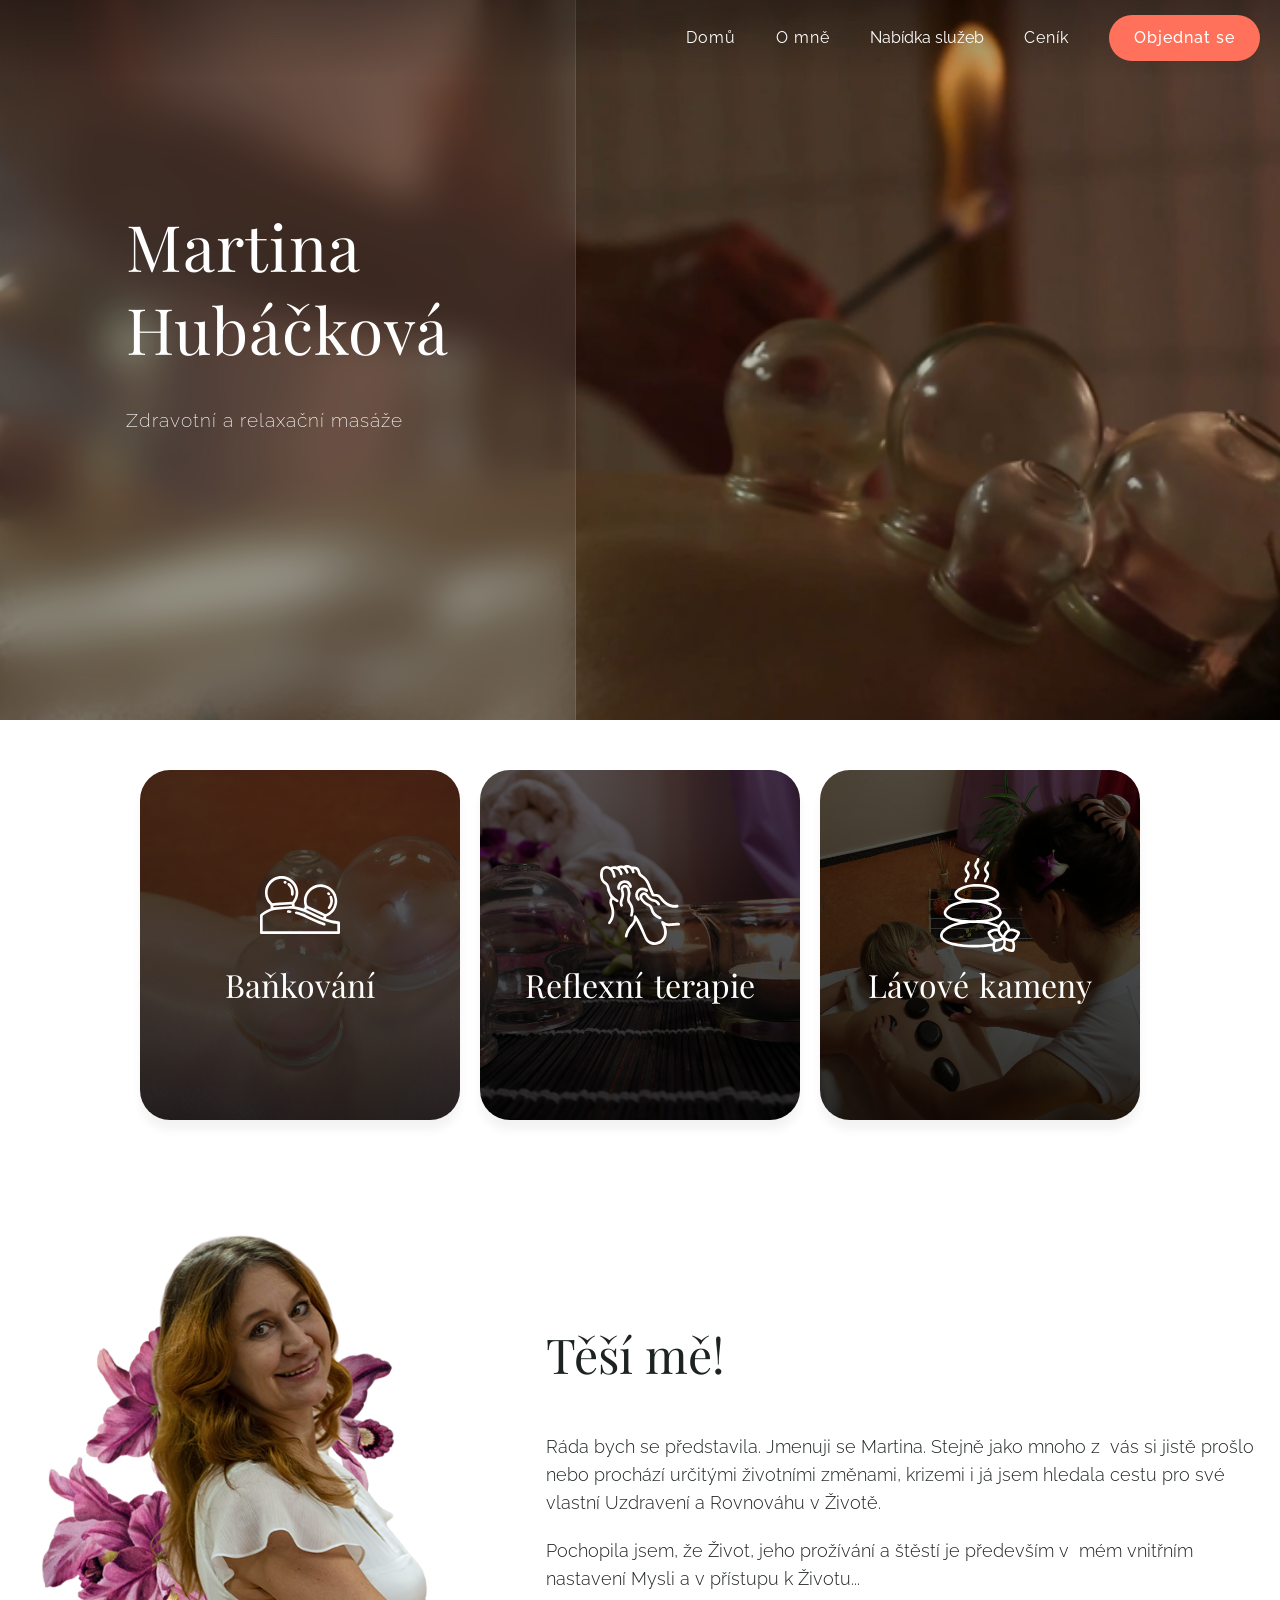
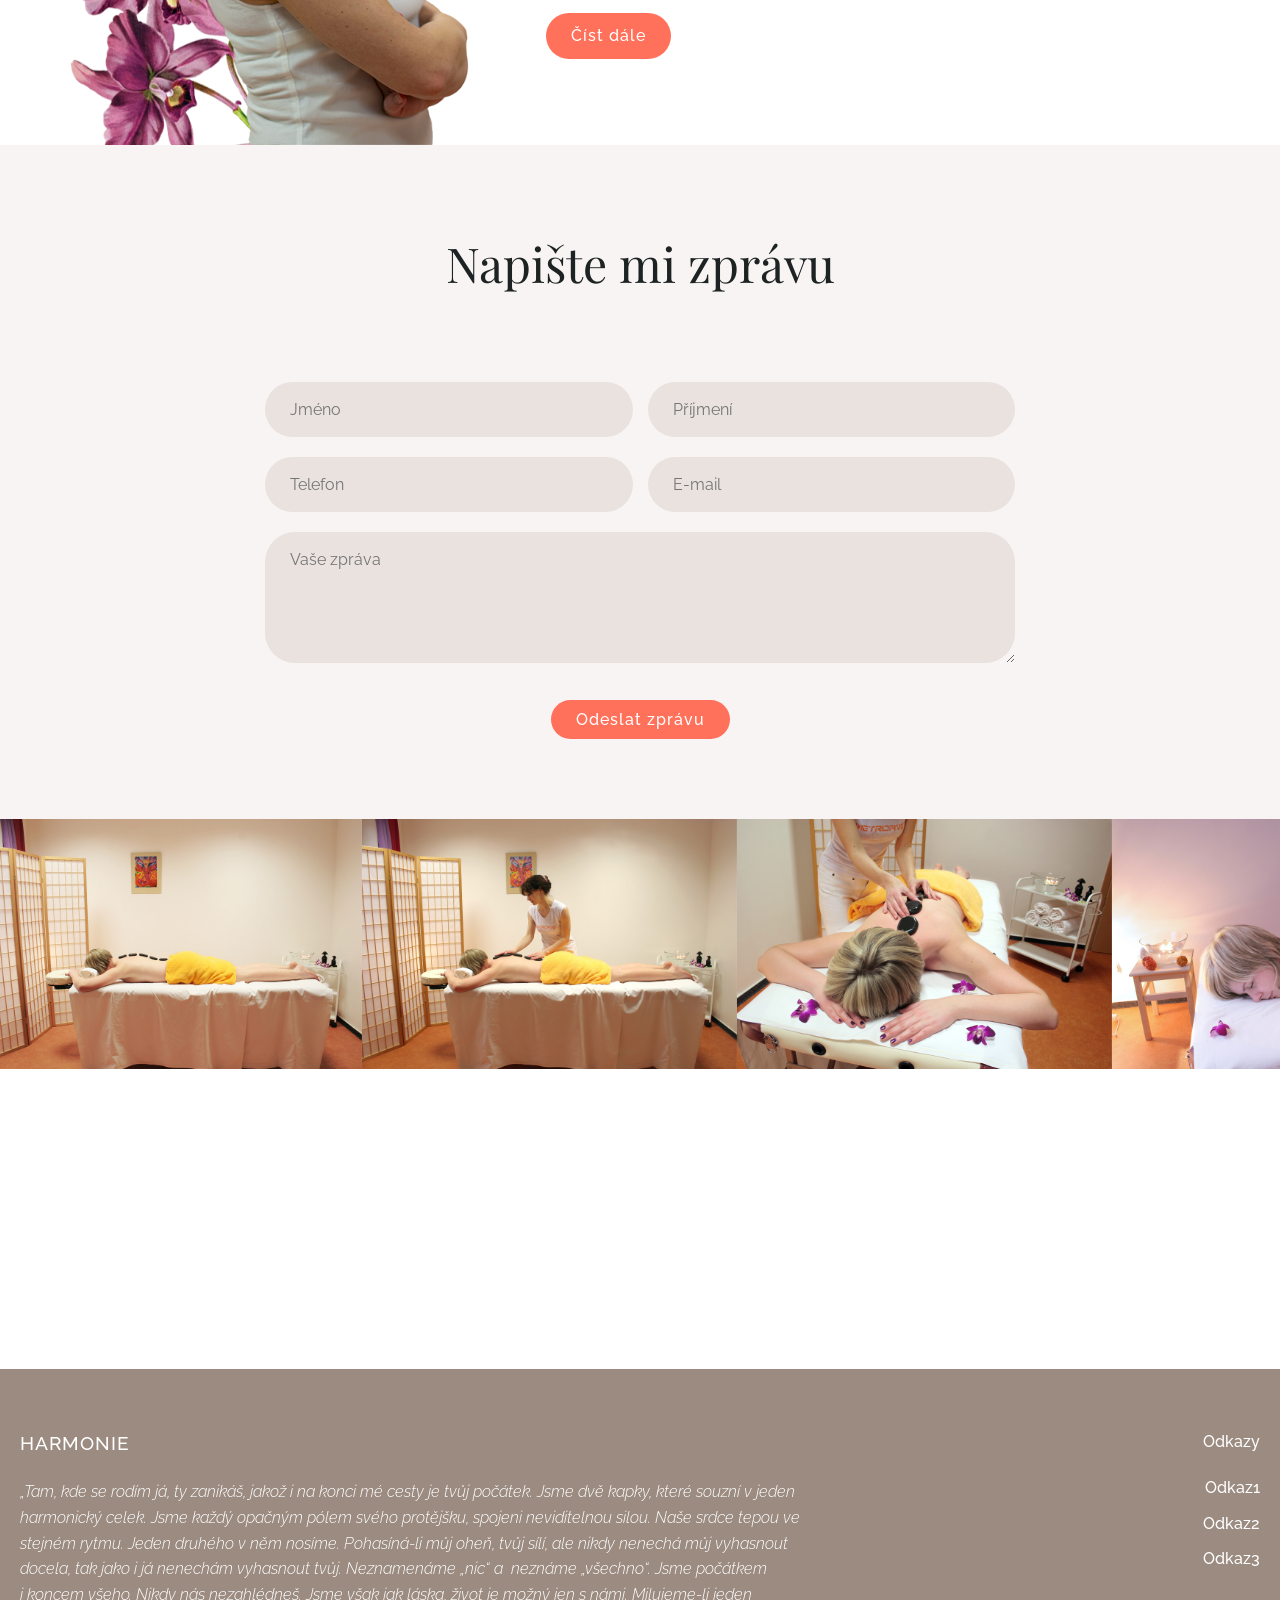
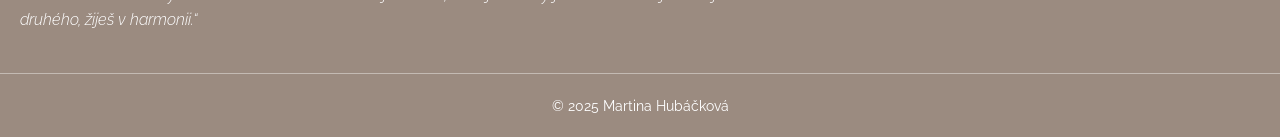
<file: index.html>
<!doctype html>
<html lang="cs">
  <head>
    <meta charset="UTF-8" />
    <meta name="viewport" content="width=device-width, initial-scale=1.0" />
    <title>Martina Hubáčková | Zdravotní a relaxační masáže</title>
    <link rel="stylesheet" href="style.css" />
    <link rel="preconnect" href="https://fonts.googleapis.com" />
    <link rel="preconnect" href="https://fonts.gstatic.com" crossorigin />
    <link
      href="https://fonts.googleapis.com/css2?family=Playfair+Display:wght@400;500&family=Raleway:wght@300;400&display=swap&subset=latin-ext"
      rel="stylesheet"
    />
  </head>
  <body class="home">
    <div id="header-placeholder"></div>

    <section class="hero">
      <div class="hero-bg"></div>

      <div class="glass-panel">
        <div class="hero-content">
          <h1>
            Martina <br />
            Hubáčková
          </h1>
          <p>Zdravotní a&nbsp;relaxační masáže</p>
        </div>
      </div>
    </section>

    <section id="nabidka" class="services-section">
      <div class="container">
        <div class="services-grid animate-on-scroll">
          <div class="service-card">
            <div class="service-card-inner">
              <div
                class="service-card-front"
                style="
                  background-image:
                    linear-gradient(rgba(0, 0, 0, 0.6), rgba(0, 0, 0, 0.8)),
                    url(&quot;images/gal16.jpg&quot;);
                "
              >
                <div class="service-icon">
                  <img src="banky.svg" alt="Baňkování" />
                </div>
                <div class="accent-title">Baňkování</div>
              </div>
              <div class="service-card-back">
                <p>
                  Baňkování je metoda, při které se na kůži přisají skleněné
                  nádobky pomocí podtlaku. Pomáhá uvolnit svaly a&nbsp;klouby.
                </p>
                <a href="bankovani.html" class="btn-primary">Zjistit více</a>
              </div>
            </div>
          </div>

          <div class="service-card">
            <div class="service-card-inner">
              <div
                class="service-card-front"
                style="
                  background-image:
                    linear-gradient(rgba(0, 0, 0, 0.6), rgba(0, 0, 0, 0.8)),
                    url(&quot;images/gal17.jpg&quot;);
                "
              >
                <div class="service-icon">
                  <img src="nohy.svg" alt="Baňkování" />
                </div>
                <div class="accent-title">Reflexní terapie</div>
              </div>
              <div class="service-card-back">
                <p>
                  Reflexní terapie je přírodní léčebná metoda stará zhruba
                  5&nbsp; 000 let. Využívá toho, že na chodidlech se nacházejí
                  nervová zakončení (reflexní plošky), která jsou propojena se
                  všemi orgány v&nbsp;těle.
                </p>
                <a href="reflexologie.html" class="btn-primary">Zjistit více</a>
              </div>
            </div>
          </div>

          <div class="service-card">
            <div class="service-card-inner">
              <div
                class="service-card-front"
                style="
                  background-image:
                    linear-gradient(rgba(0, 0, 0, 0.6), rgba(0, 0, 0, 0.8)),
                    url(&quot;images/gal15.jpg&quot;);
                "
              >
                <div class="service-icon">
                  <img src="kameny.svg" alt="Baňkování" />
                </div>
                <div class="accent-title">Lávové kameny</div>
              </div>
              <div class="service-card-back">
                <p>
                  Masáž lávovými kameny využívá nahřáté čedičové kameny
                  k&nbsp;hloubkovému uvolnění svalů. Teplo z&nbsp;kamenů
                  zlepšuje krevní oběh, odbourává stres a&nbsp;pomáhá tělu
                  celkově regenerovat.
                </p>
                <a href="lavove-kameny.html" class="btn-primary"
                  >Zjistit více</a
                >
              </div>
            </div>
          </div>
        </div>
      </div>
    </section>

    <section>
      <div class="container">
        <div class="about-intro">
          <div class="about-image-wrapper">
            <img src="images/foto2.png" alt="Martina" class="main-portrait" />
          </div>
          <div class="about-text">
            <div class="about-title">
              <div class="main-title">
                <h1>Těší mě!</h1>
              </div>
            </div>

            <p>
              Ráda bych se představila. Jmenuji se Martina. Stejně jako mnoho
              z&nbsp; vás si jistě prošlo nebo prochází určitými životními
              změnami, krizemi i&nbsp;já jsem hledala cestu pro své vlastní
              Uzdravení a&nbsp;Rovnováhu v&nbsp;Životě.
            </p>
            <p>
              Pochopila jsem, že Život, jeho prožívání a&nbsp;štěstí je
              především v&nbsp; mém vnitřním nastavení Mysli
              a&nbsp;v&nbsp;přístupu k&nbsp;Životu...
            </p>
            <a href="o-mne.html" class="btn-primary">Číst dále</a>
          </div>
        </div>
      </div>
    </section>
    <section>
      <div class="form-wrapper">
        <div class="container">
          <div class="main-title">
            <h1>Napište mi zprávu</h1>
          </div>

          <form
            action="https://formsubmit.co/mhubackova@seznam.cz"
            method="POST"
            class="contact-form"
          >
            <input type="text" name="_honey" style="display: none" />
            <div class="form-row">
              <input type="text" name="name" placeholder="Jméno" required />
              <input
                type="text"
                name="surname"
                placeholder="Příjmení"
                required
              />
            </div>
            <div class="form-row">
              <input type="tel" name="phone" placeholder="Telefon" />
              <input type="email" name="email" placeholder="E-mail" required />
            </div>
            <textarea
              name="message"
              placeholder="Vaše zpráva"
              rows="5"
            ></textarea>
            <button type="submit" class="btn-primary">Odeslat zprávu</button>
          </form>
        </div>
      </div>
    </section>

    <section class="photo-carousel-full">
      <div class="carousel-viewport" id="viewport">
        <div class="carousel-track-infinite" id="carouselTrack">
          <img
            src="images/gal01.jpg"
            alt="Masáž 1"
            class="carousel-img"
            onclick="openLightbox(this.src)"
          />
          <img
            src="images/gal02.jpg"
            alt="Masáž 2"
            class="carousel-img"
            onclick="openLightbox(this.src)"
          />
          <img
            src="images/gal03.jpg"
            alt="Masáž 3"
            class="carousel-img"
            onclick="openLightbox(this.src)"
          />
          <img
            src="images/gal04.jpg"
            alt="Masáž 4"
            class="carousel-img"
            onclick="openLightbox(this.src)"
          />
          <img
            src="images/gal05.jpg"
            alt="Masáž 5"
            class="carousel-img"
            onclick="openLightbox(this.src)"
          />
        </div>
      </div>
    </section>

    <section class="map-section">
      <div class="map-container">
        <iframe
          src="https://www.google.com/maps/embed?pb=!1m18!1m12!1m3!1d2600.3475753063544!2d17.801642876880017!3d49.25088567280735!2m3!1f0!2f0!3f0!3m2!1i1024!2i768!4f13.1!3m3!1m2!1s0x4713768840139b97%3A0x7d6c51842886f78a!2sDostihov%C3%A1%201%2C%20763%2015%20Slu%C5%A1ovice!5e0!3m2!1scs!2scz!4v1709000000000!5m2!1scs!2scz"
          width="100%"
          height="450"
          style="border: 0"
          allowfullscreen=""
          loading="lazy"
          referrerpolicy="no-referrer-when-downgrade"
        >
        </iframe>
      </div>
    </section>
    <div id="lightbox" class="lightbox">
      <span class="close">&times;</span>
      <span class="nav-btn prev">&#10094;</span>
      <span class="nav-btn next">&#10095;</span>
      <img class="lightbox-content" id="lightbox-img" />
    </div>

    <script>
      const observer = new IntersectionObserver(
        (entries) => {
          entries.forEach((entry) => {
            if (entry.isIntersecting) {
              entry.target.classList.add("is-visible");
            }
          });
        },
        { threshold: 0.2 },
      );

      document
        .querySelectorAll(".animate-on-scroll")
        .forEach((el) => observer.observe(el));
    </script>
    <div id="footer-placeholder"></div>
    <script src="main.js"></script>
  </body>
</html>
</file>
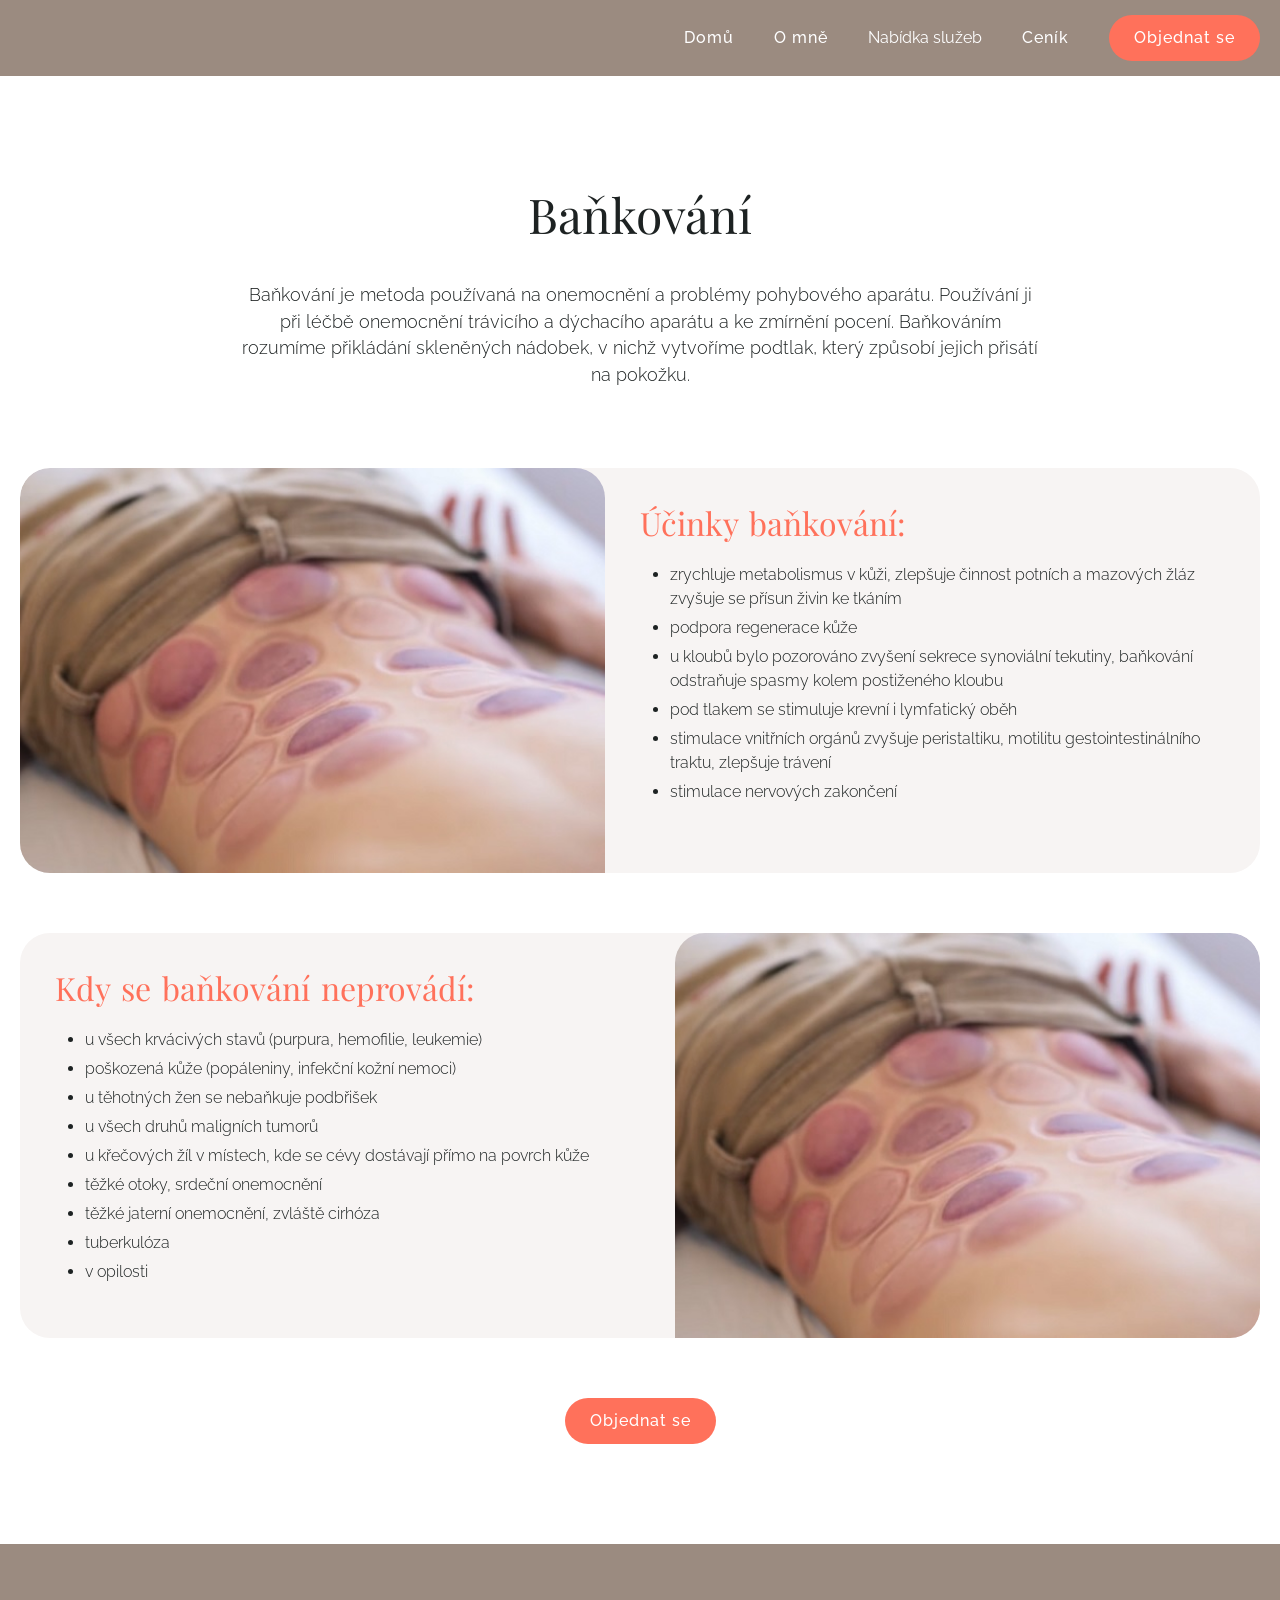
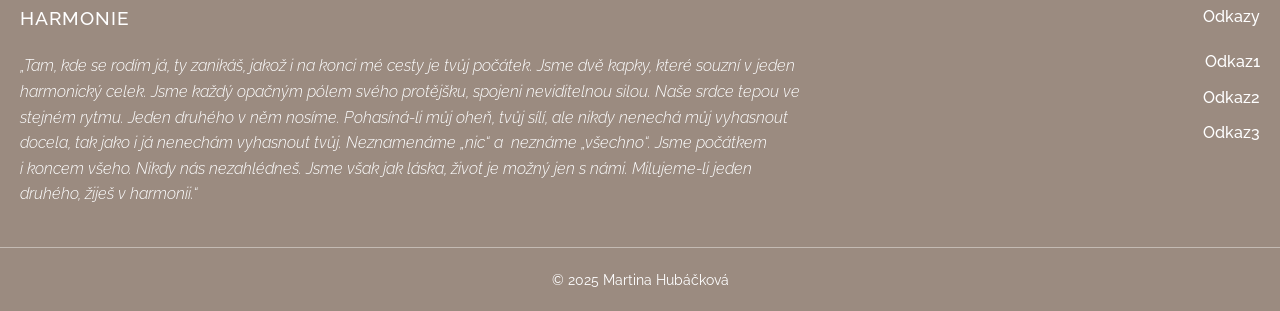
<file: bankovani.html>
<!doctype html>
<html lang="cs">
  <head>
    <meta charset="UTF-8" />
    <meta name="viewport" content="width=device-width, initial-scale=1.0" />
    <title>Baňkování</title>
    <link rel="stylesheet" href="style.css" />
    <link rel="preconnect" href="https://fonts.googleapis.com" />
    <link rel="preconnect" href="https://fonts.gstatic.com" crossorigin />
    <link
      href="https://fonts.googleapis.com/css2?family=Playfair+Display:wght@400;500&family=Raleway:wght@300;400&display=swap&subset=latin-ext"
      rel="stylesheet"
    />
  </head>
  <body class="subpage">
    <div id="header-placeholder"></div>

    <section class="service-detail">
      <div class="container">
        <div class="main-title">
          <h1>Baňkování</h1>
          <p>
            Baňkování je metoda používaná na onemocnění a&nbsp;problémy
            pohybového aparátu. Používání ji při léčbě onemocnění trávicího
            a&nbsp;dýchacího aparátu a&nbsp;ke zmírnění pocení. Baňkováním
            rozumíme přikládání skleněných nádobek, v&nbsp;nichž vytvoříme
            podtlak, který způsobí jejich přisátí na pokožku.
          </p>
        </div>

        <div class="service-box">
          <div class="service-image">
            <img src="images/banky2.jpg" alt="Baňkování" />
          </div>
          <div class="service-content">
            <div class="accent-title">Účinky baňkování:</div>
            <ul>
              <li>
                zrychluje metabolismus v&nbsp;kůži, zlepšuje činnost potních
                a&nbsp;mazových žláz zvyšuje se přísun živin ke tkáním
              </li>
              <li>podpora regenerace kůže</li>
              <li>
                u&nbsp;kloubů bylo pozorováno zvyšení sekrece synoviální
                tekutiny, baňkování odstraňuje spasmy kolem postiženého kloubu
              </li>
              <li>pod tlakem se stimuluje krevní i&nbsp;lymfatický oběh</li>
              <li>
                stimulace vnitřních orgánů zvyšuje peristaltiku, motilitu
                gestointestinálního traktu, zlepšuje trávení
              </li>
              <li>stimulace nervových zakončení</li>
            </ul>
          </div>
        </div>

        <div class="service-box reverse">
          <div class="service-image">
            <img src="images/banky2.jpg" alt="Baňkování" />
          </div>
          <div class="service-content">
            <div class="accent-title">Kdy se baňkování neprovádí:</div>
            <ul>
              <li>
                u&nbsp;všech krvácivých stavů (purpura, hemofilie, leukemie)
              </li>
              <li>poškozená kůže (popáleniny, infekční kožní nemoci)</li>
              <li>u&nbsp;těhotných žen se nebaňkuje podbřišek</li>
              <li>u&nbsp;všech druhů maligních tumorů</li>
              <li>
                u&nbsp;křečových žíl v&nbsp;místech, kde se cévy dostávají přímo
                na povrch kůže
              </li>
              <li>těžké otoky, srdeční onemocnění</li>
              <li>těžké jaterní onemocnění, zvláště cirhóza</li>
              <li>tuberkulóza</li>
              <li>v&nbsp;opilosti</li>
            </ul>
          </div>
        </div>
        <div class="service-button">
          <a href="objednani.html" class="btn-primary">Objednat se</a>
        </div>
      </div>
    </section>
    <div id="footer-placeholder"></div>
    <script src="main.js"></script>
  </body>
</html>
</file>
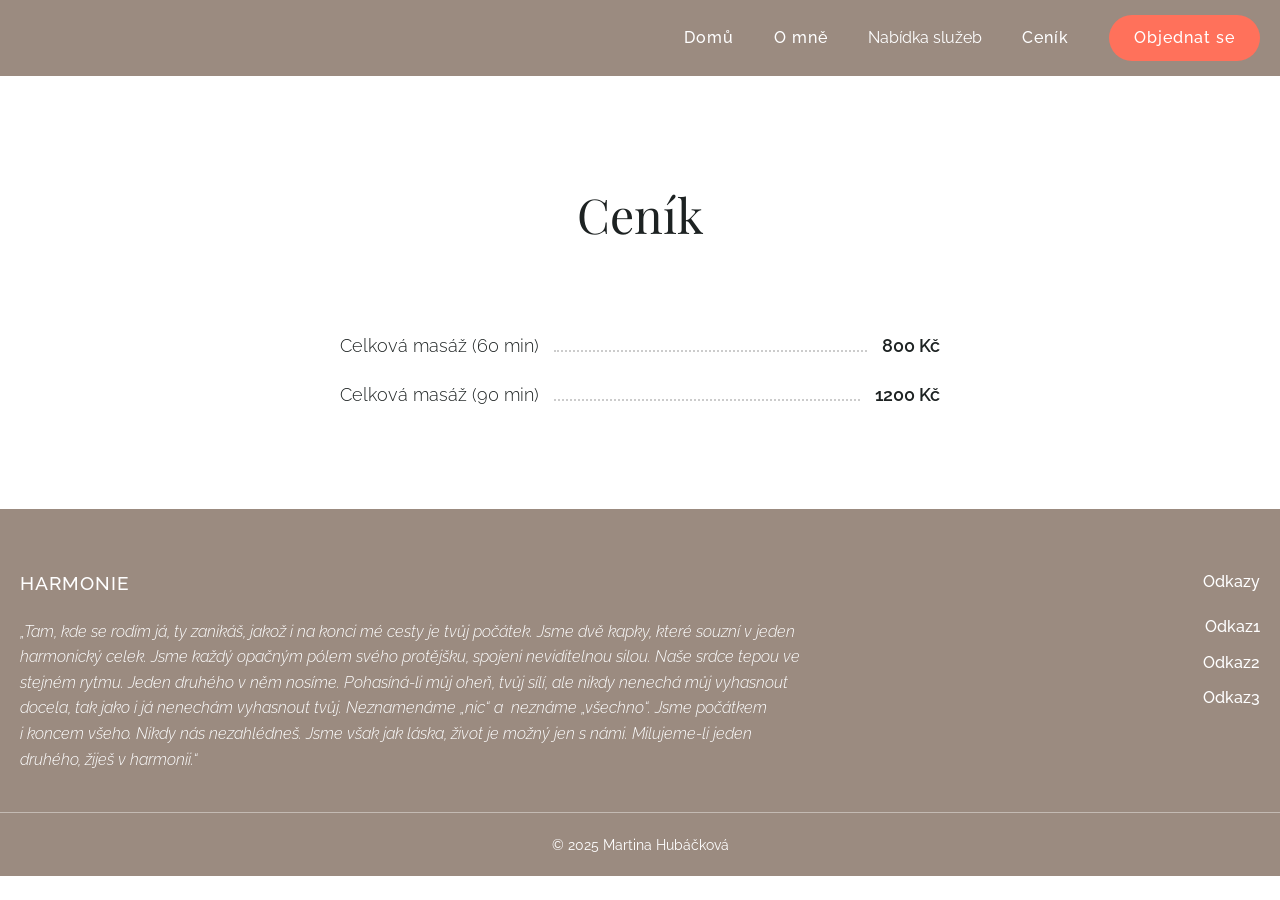
<file: cenik.html>
<!doctype html>
<html lang="cs">
  <head>
    <meta charset="UTF-8" />
    <meta name="viewport" content="width=device-width, initial-scale=1.0" />
    <title>Baňkování</title>
    <link rel="stylesheet" href="style.css" />
    <link rel="preconnect" href="https://fonts.googleapis.com" />
    <link rel="preconnect" href="https://fonts.gstatic.com" crossorigin />
    <link
      href="https://fonts.googleapis.com/css2?family=Playfair+Display:wght@400;500&family=Raleway:wght@300;400&display=swap&subset=latin-ext"
      rel="stylesheet"
    />
  </head>
  <body class="subpage">
    <div id="header-placeholder"></div>
    <section class="pricing-section">
      <div class="container">
        <div class="main-title">
          <h1>Ceník</h1>
        </div>
        <div class="pricing-list">
          <div class="pricing-item">
            <span class="service-name">Celková masáž (60 min)</span>
            <span class="price">800 Kč</span>
          </div>

          <div class="pricing-item">
            <span class="service-name">Celková masáž (90 min)</span>
            <span class="price">1200 Kč</span>
          </div>
        </div>
      </div>
    </section>
    <div id="footer-placeholder"></div>
    <script src="main.js"></script>
  </body>
</html>
</file>
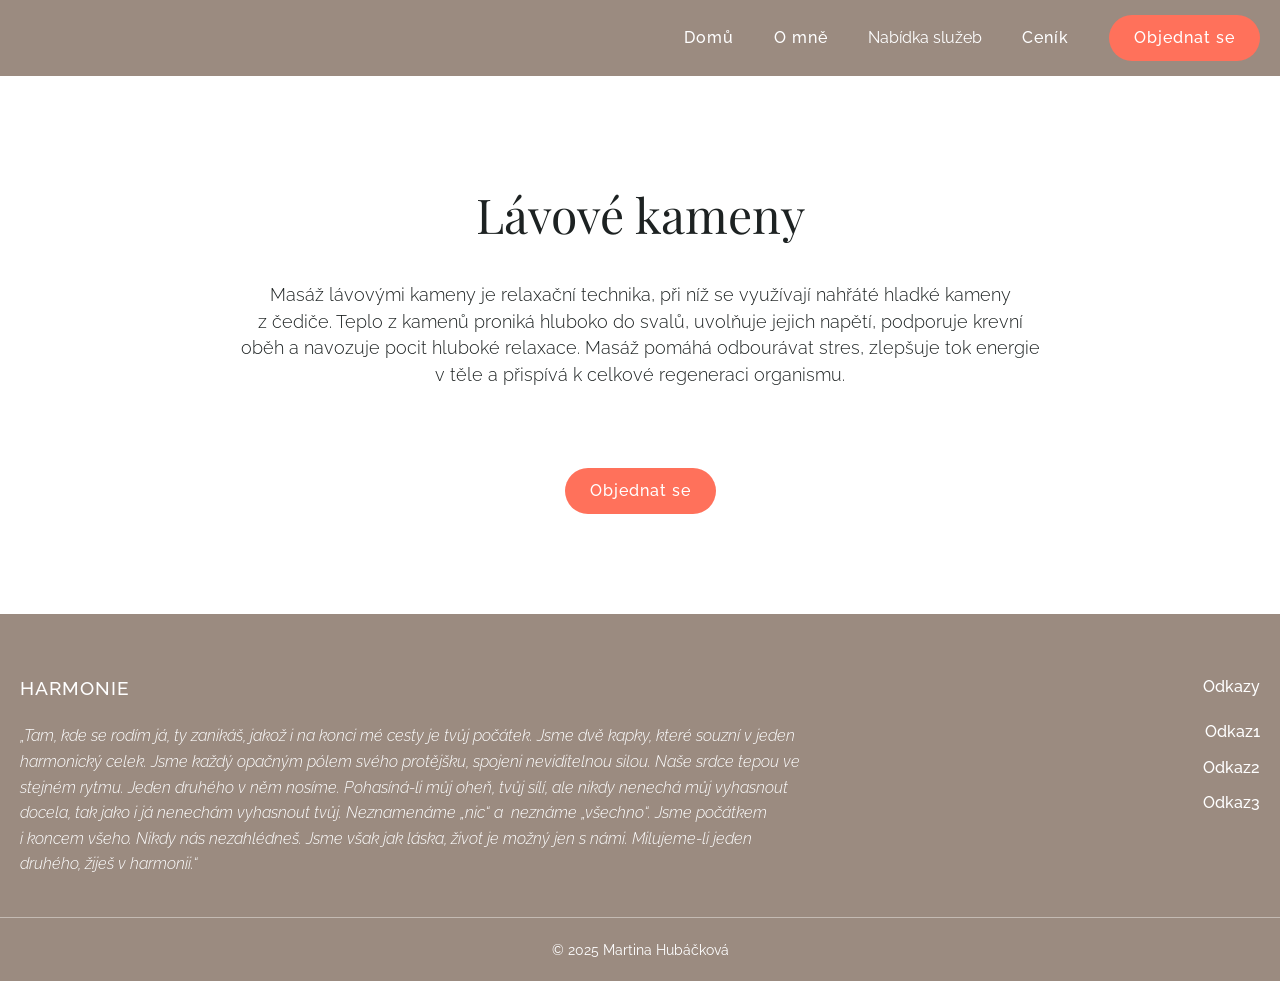
<file: lavove-kameny.html>
<!doctype html>
<html lang="cs">
  <head>
    <meta charset="UTF-8" />
    <meta name="viewport" content="width=device-width, initial-scale=1.0" />
    <title>Baňkování</title>
    <link rel="stylesheet" href="style.css" />
    <link rel="preconnect" href="https://fonts.googleapis.com" />
    <link rel="preconnect" href="https://fonts.gstatic.com" crossorigin />
    <link
      href="https://fonts.googleapis.com/css2?family=Playfair+Display:wght@400;500&family=Raleway:wght@300;400&display=swap&subset=latin-ext"
      rel="stylesheet"
    />
  </head>
  <body class="subpage">
    <div id="header-placeholder"></div>

    <section class="service-detail">
      <div class="container">
        <div class="main-title">
          <h1>Lávové kameny</h1>
          <p>
            Masáž lávovými kameny je relaxační technika, při níž se využívají
            nahřáté hladké kameny z&nbsp;čediče. Teplo z&nbsp;kamenů proniká
            hluboko do svalů, uvolňuje jejich napětí, podporuje krevní oběh
            a&nbsp;navozuje pocit hluboké relaxace. Masáž pomáhá odbourávat
            stres, zlepšuje tok energie v těle a&nbsp;přispívá k&nbsp;celkové
            regeneraci organismu.
          </p>
        </div>

        <div class="service-button">
          <a href="objednani.html" class="btn-primary">Objednat se</a>
        </div>
      </div>
    </section>
    <div id="footer-placeholder"></div>
    <script src="main.js"></script>
  </body>
</html>
</file>
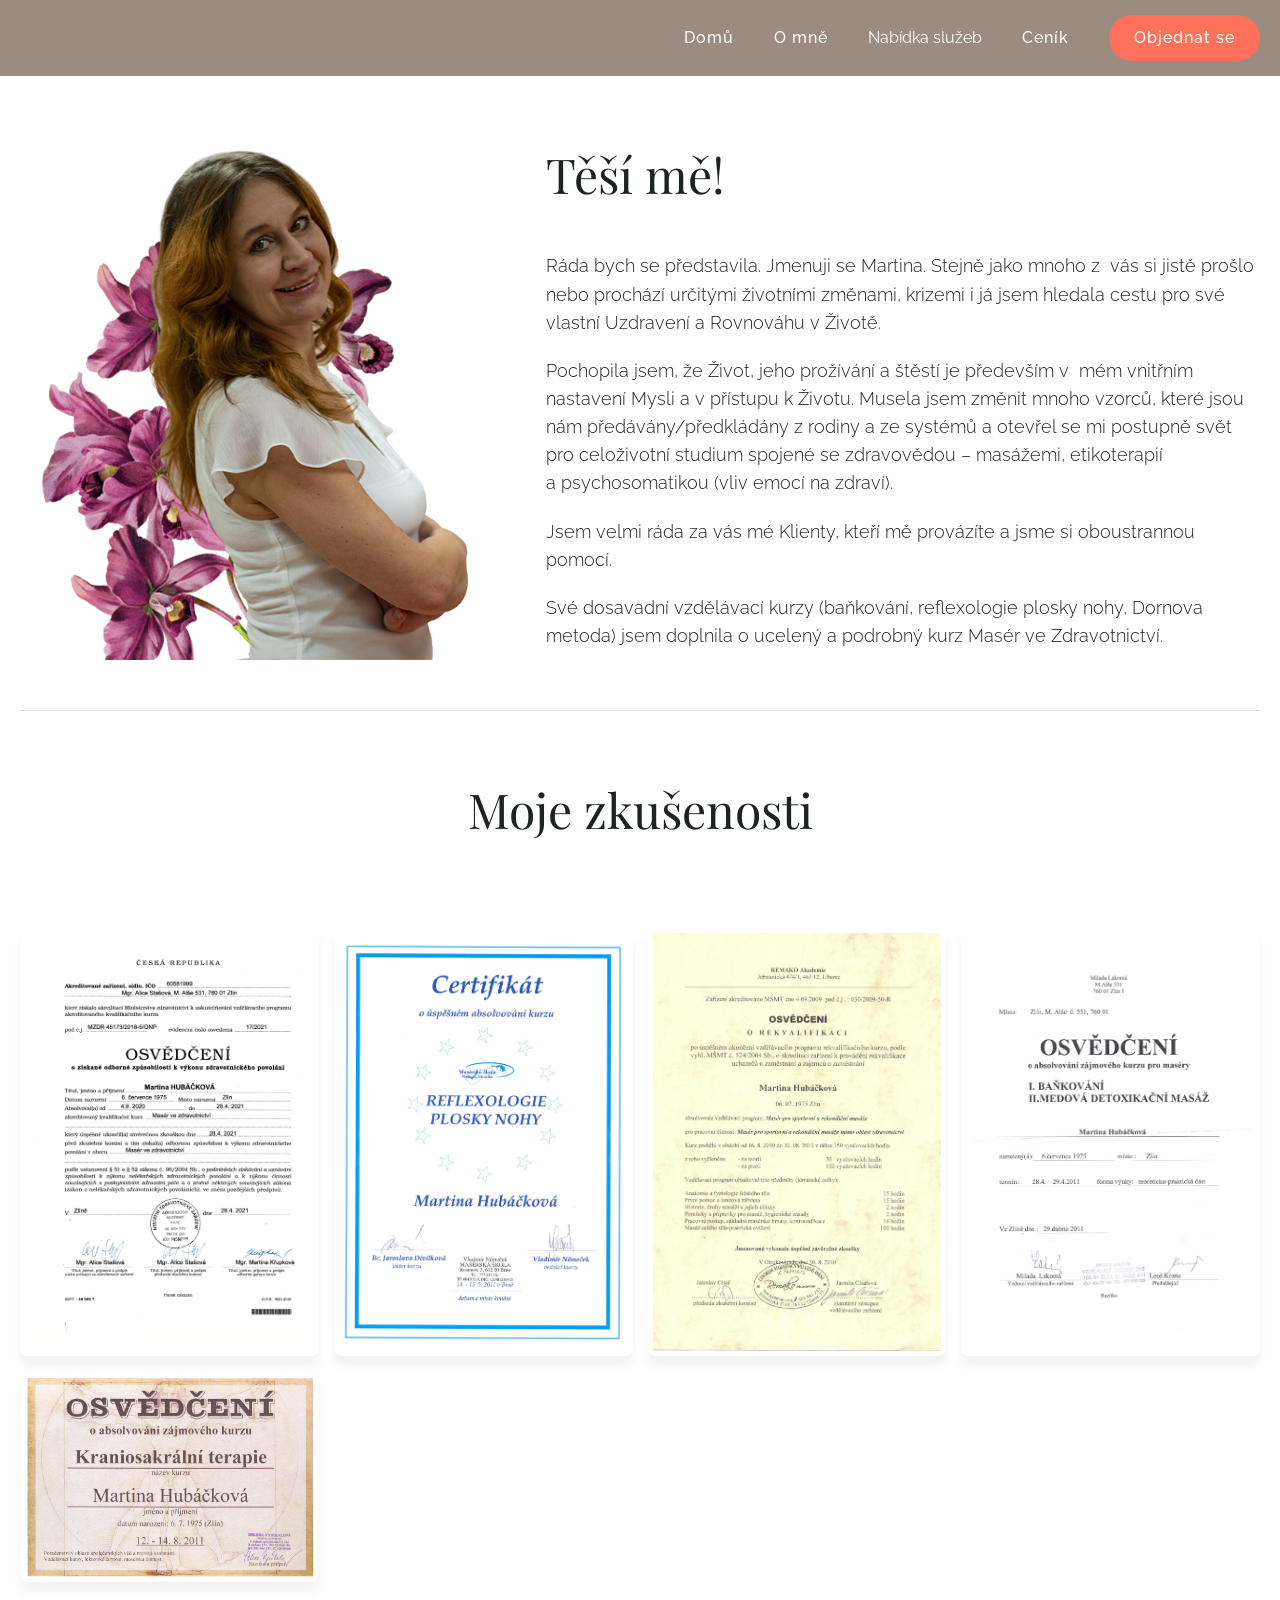
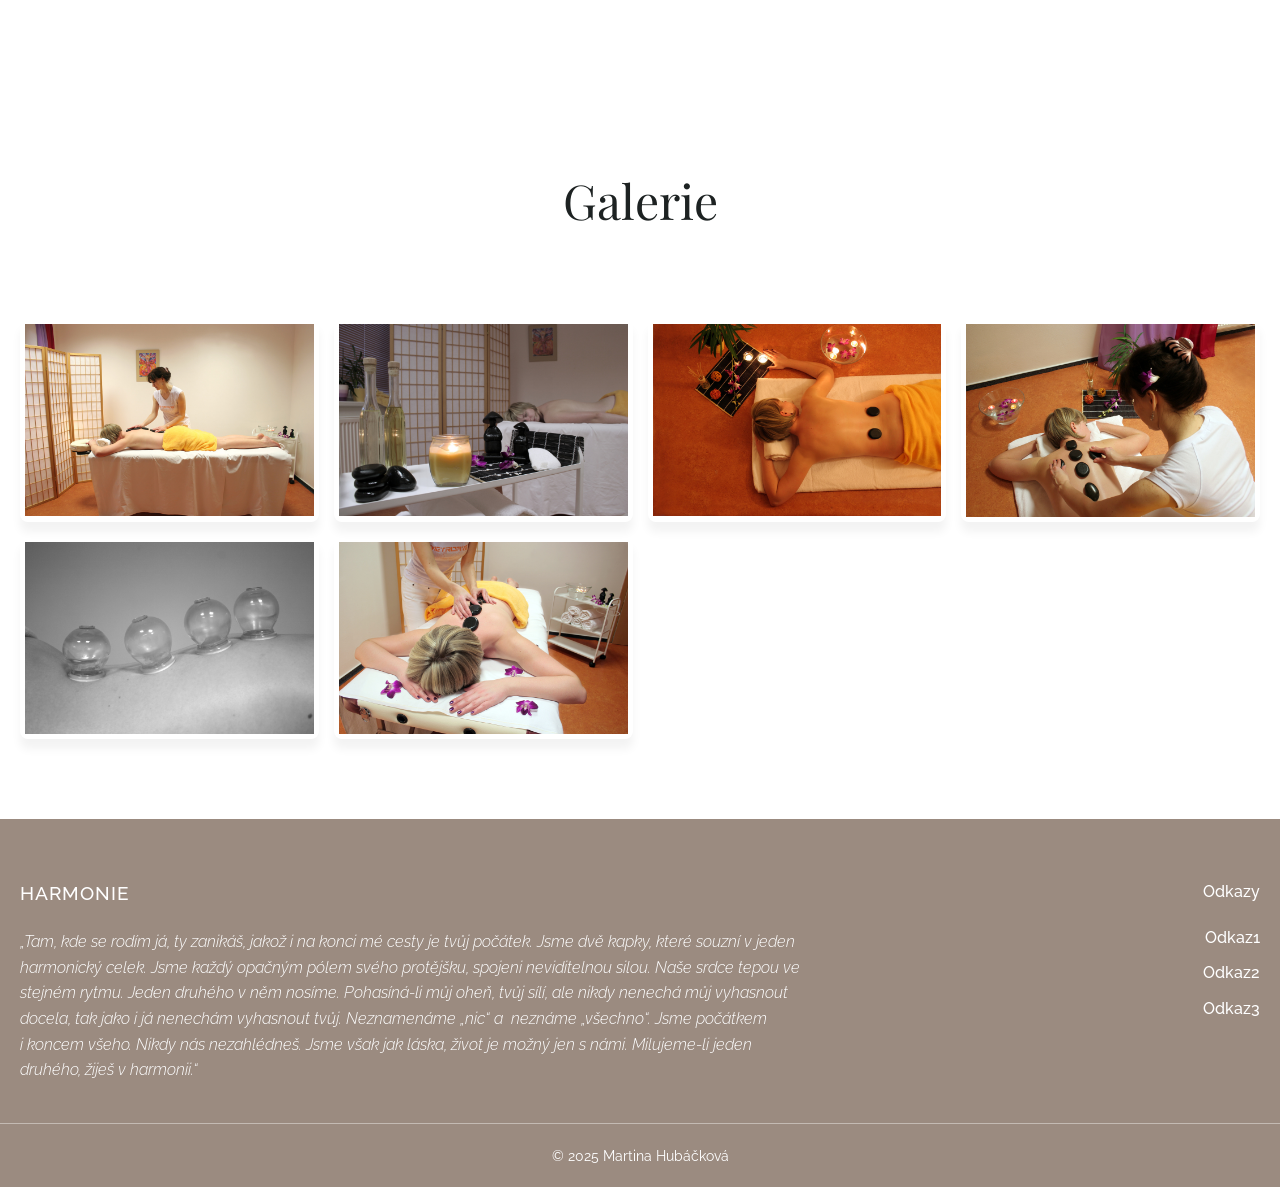
<file: o-mne.html>
<!doctype html>
<html lang="cs">
  <head>
    <meta charset="UTF-8" />
    <meta name="viewport" content="width=device-width, initial-scale=1.0" />
    <title>O mně</title>
    <link rel="stylesheet" href="style.css" />
    <link rel="preconnect" href="https://fonts.googleapis.com" />
    <link rel="preconnect" href="https://fonts.gstatic.com" crossorigin />
    <link
      href="https://fonts.googleapis.com/css2?family=Playfair+Display:wght@400;500&family=Raleway:wght@300;400&display=swap&subset=latin-ext"
      rel="stylesheet"
    />
  </head>
  <body class="subpage">
    <div id="header-placeholder"></div>
    <section class="about-me">
      <div class="container">
        <div class="about-intro">
          <div class="about-image-wrapper">
            <img src="images/foto2.png" alt="Martina" class="main-portrait" />
          </div>
          <div class="about-text">
            <div class="about-title">
              <div class="main-title">
                <h1>Těší mě!</h1>
              </div>
            </div>

            <p>
              Ráda bych se představila. Jmenuji se Martina. Stejně jako mnoho
              z&nbsp; vás si jistě prošlo nebo prochází určitými životními
              změnami, krizemi i&nbsp;já jsem hledala cestu pro své vlastní
              Uzdravení a&nbsp;Rovnováhu v&nbsp;Životě.
            </p>
            <p>
              Pochopila jsem, že Život, jeho prožívání a&nbsp;štěstí je
              především v&nbsp; mém vnitřním nastavení Mysli
              a&nbsp;v&nbsp;přístupu k Životu. Musela jsem změnit mnoho vzorců,
              které jsou nám předávány/předkládány z&nbsp;rodiny a&nbsp;ze
              systémů a&nbsp;otevřel se mi postupně svět pro celoživotní studium
              spojené se zdravovědou – masážemi, etikoterapií
              a&nbsp;psychosomatikou (vliv emocí na zdraví).
            </p>
            <p>
              Jsem velmi ráda za vás mé Klienty, kteří mě provázíte a&nbsp;jsme
              si oboustrannou pomocí.
            </p>
            <p>
              Své dosavadní vzdělávací kurzy (baňkování, reflexologie plosky
              nohy, Dornova metoda) jsem doplnila o&nbsp;ucelený a&nbsp;podrobný
              kurz Masér ve Zdravotnictví.
            </p>
          </div>
        </div>

        <div class="experience-section">
          <hr class="separator" />
          <div class="main-title">
            <h1>Moje zkušenosti</h1>
          </div>

          <div class="gallery-grid" id="gallery">
            <div class="gallery-item">
              <img
                src="images/cert1.jpg"
                data-full="images/cert1.jpg"
                alt="Osvědčení 1"
              />
            </div>
            <div class="gallery-item">
              <img
                src="images/cert2.jpg"
                data-full="images/cert2.jpg"
                alt="Osvědčení 2"
              />
            </div>
            <div class="gallery-item">
              <img
                src="images/cert3.jpg"
                data-full="images/cert3.jpg"
                alt="Osvědčení 3"
              />
            </div>
            <div class="gallery-item">
              <img
                src="images/cert4.jpg"
                data-full="images/cert4.jpg"
                alt="Osvědčení 4"
              />
            </div>
            <div class="gallery-item">
              <img
                src="images/cert5.jpg"
                data-full="images/cert5.jpg"
                alt="Osvědčení 5"
              />
            </div>
          </div>
        </div>
        <div class="main-title">
          <h1>Galerie</h1>
        </div>
        <div class="gallery-grid" id="gallery">
          <div class="gallery-item">
            <img
              src="images/gal02.jpg"
              data-full="images/gal02.jpg"
              alt="Masáže Lávové kameny"
            />
          </div>
          <div class="gallery-item">
            <img
              src="images/gal05.jpg"
              data-full="images/gal05.jpg"
              alt="Masáže"
            />
          </div>
          <div class="gallery-item">
            <img
              src="images/gal14.jpg"
              data-full="images/gal14.jpg"
              alt="Lávové kameny"
            />
          </div>
          <div class="gallery-item">
            <img
              src="images/gal15.jpg"
              data-full="images/gal15.jpg"
              alt="Lávové kameny"
            />
          </div>
          <div class="gallery-item">
            <img
              src="images/gal20.jpg"
              data-full="images/gal20.jpg"
              alt="Baňkování"
            />
          </div>
          <div class="gallery-item">
            <img
              src="images/gal03.jpg"
              data-full="images/gal03.jpg"
              alt="Masáže"
            />
          </div>
        </div>
      </div>
    </section>

    <div id="lightbox" class="lightbox">
      <span class="close">&times;</span>
      <span class="nav-btn prev">&#10094;</span>
      <span class="nav-btn next">&#10095;</span>
      <img class="lightbox-content" id="lightbox-img" />
    </div>

    <div id="footer-placeholder"></div>
    <script src="main.js"></script>
  </body>
</html>
</file>
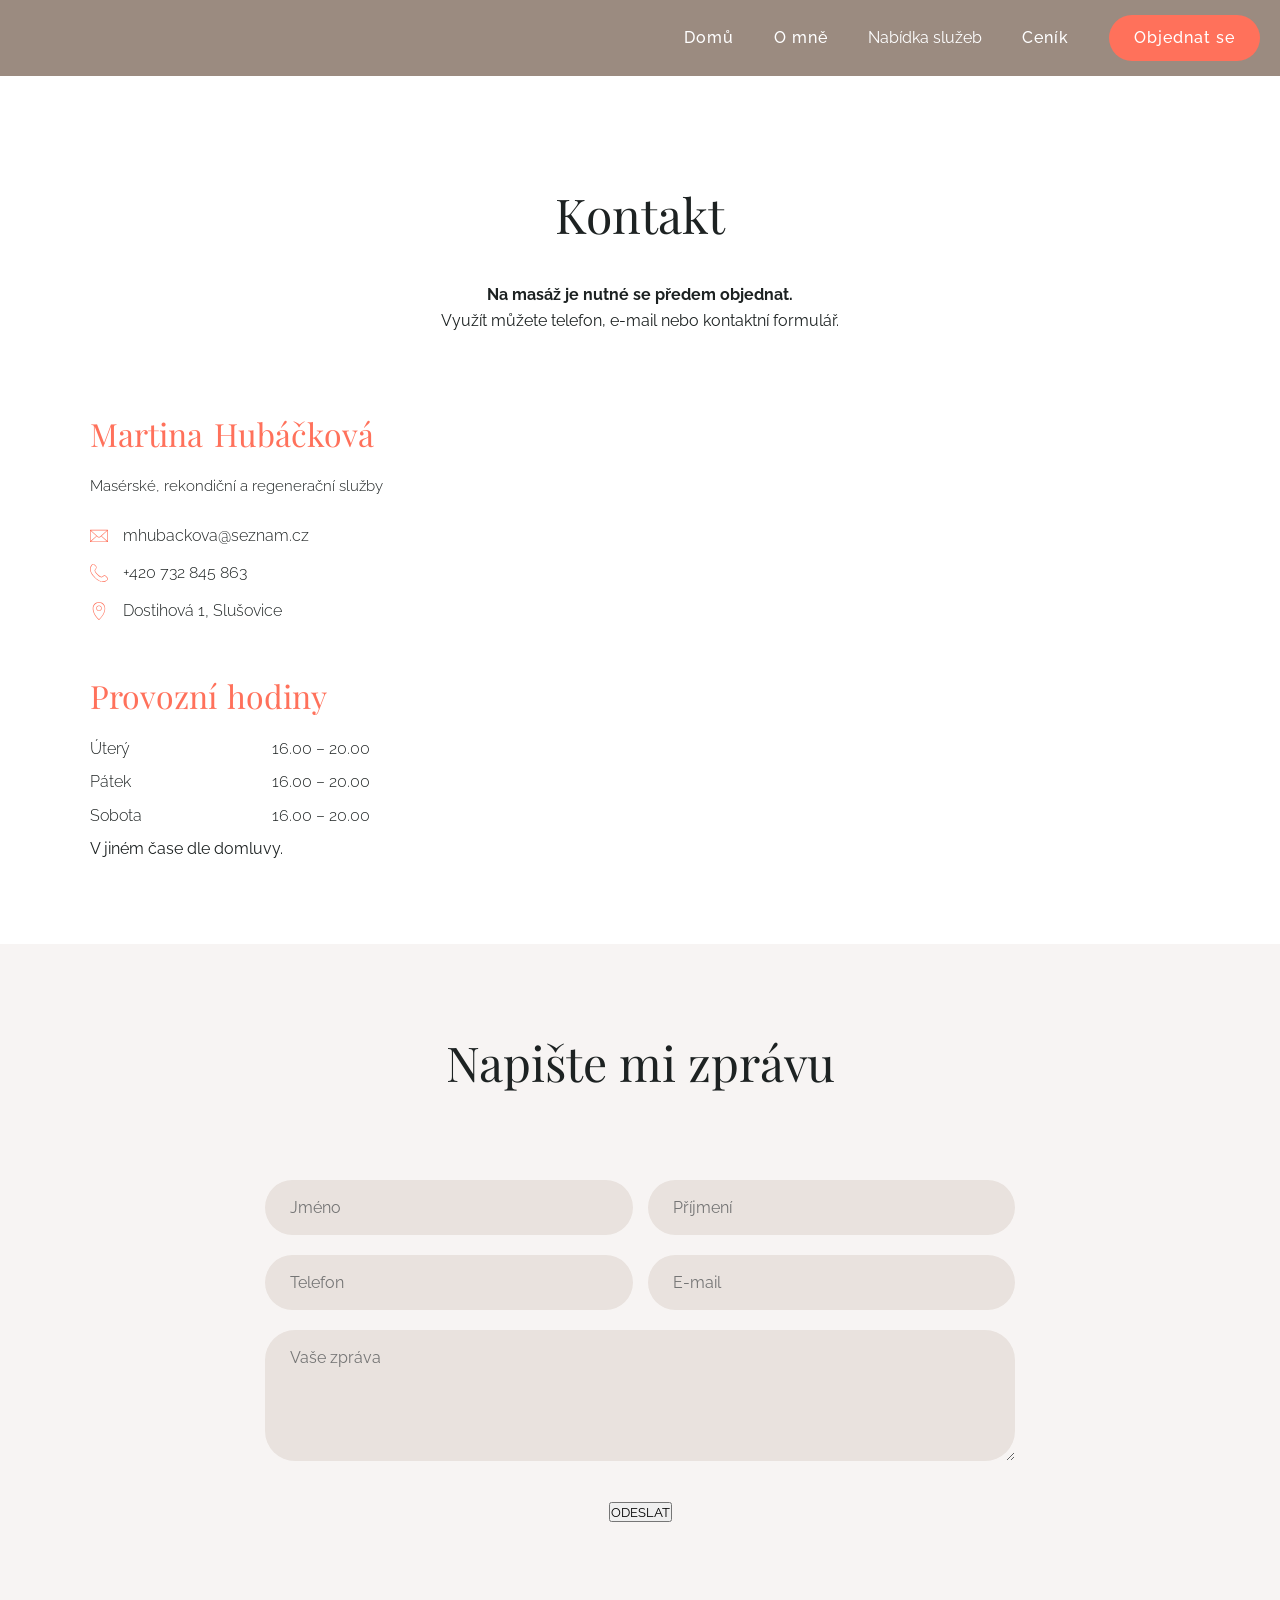
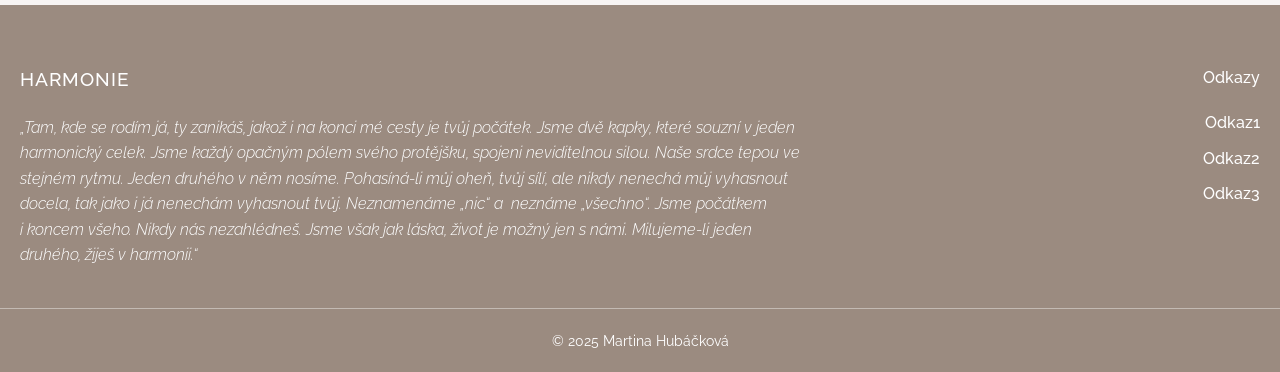
<file: objednani.html>
<!doctype html>
<html lang="en">
  <head>
    <meta charset="UTF-8" />
    <meta name="viewport" content="width=device-width, initial-scale=1.0" />
    <title>Objednání</title>
    <link rel="stylesheet" href="style.css" />
    <link rel="preconnect" href="https://fonts.googleapis.com" />
    <link rel="preconnect" href="https://fonts.gstatic.com" crossorigin />
    <link
      href="https://fonts.googleapis.com/css2?family=Playfair+Display:wght@400;500&family=Raleway:wght@300;400&display=swap&subset=latin-ext"
      rel="stylesheet"
    />
  </head>
  <body class="subpage">
    <div id="header-placeholder"></div>

    <section id="kontakt" class="contact-section">
      <div class="container">
        <div class="main-title">
          <h1>Kontakt</h1>
          <strong>Na masáž je nutné se předem objednat.</strong><br />
          Využít můžete telefon, e-mail nebo kontaktní formulář.
        </div>
      </div>

      <div class="contact-center-box">
        <div class="contact-main-wrapper">
          <div class="contact-text-column">
            <div class="info-block">
              <h2 class="accent-title">Martina Hubáčková</h2>
              <p class="subtitle">Masérské, rekondiční a regenerační služby</p>
              <div class="contact-item">
                <img
                  src="images/email.svg"
                  alt="Email"
                  class="contact-icon-img"
                />
                <span>mhubackova@seznam.cz</span>
              </div>

              <div class="contact-item">
                <img
                  src="images/tel.svg"
                  alt="Telefon"
                  class="contact-icon-img"
                />
                <span>+420 732 845 863</span>
              </div>

              <div class="contact-item">
                <img
                  src="images/loc.svg"
                  alt="Adresa"
                  class="contact-icon-img"
                />
                <span>Dostihová 1, Slušovice</span>
              </div>
            </div>

            <div class="hours-block">
              <h2 class="accent-title">Provozní hodiny</h2>
              <div class="hours-list">
                <div class="hour-row">
                  <span>Úterý</span><span>16.00 – 20.00</span>
                </div>
                <div class="hour-row">
                  <span>Pátek</span><span>16.00 – 20.00</span>
                </div>
                <div class="hour-row">
                  <span>Sobota</span><span>16.00 – 20.00</span>
                </div>
              </div>
              <p class="hour-note">V jiném čase dle domluvy.</p>
            </div>
          </div>

          <div class="contact-map-column">
            <iframe
              src="https://www.google.com/maps/embed?pb=!1m18!1m12!1m3!1d2600.3475753063544!2d17.801642876880017!3d49.25088567280735!2m3!1f0!2f0!3f0!3m2!1i1024!2i768!4f13.1!3m3!1m2!1s0x4713768840139b97%3A0x7d6c51842886f78a!2sDostihov%C3%A1%201%2C%20763%2015%20Slu%C5%A1ovice!5e0!3m2!1scs!2scz!4v1709000000000!5m2!1scs!2scz"
              width="600"
              height="450"
              style="border: 0"
              allowfullscreen=""
              loading="lazy"
              referrerpolicy="no-referrer-when-downgrade"
            ></iframe>
          </div>
        </div>
      </div>
    </section>

    <div class="form-wrapper">
      <div class="container">
        <div class="main-title">
          <h1>Napište mi zprávu</h1>
        </div>

        <form
          action="https://formsubmit.co/mhubackova@seznam.cz"
          method="POST"
          class="contact-form"
        >
          <input type="text" name="_honey" style="display: none" />
          <div class="form-row">
            <input type="text" name="name" placeholder="Jméno" required />
            <input type="text" name="surname" placeholder="Příjmení" required />
          </div>
          <div class="form-row">
            <input type="tel" name="phone" placeholder="Telefon" />
            <input type="email" name="email" placeholder="E-mail" required />
          </div>
          <textarea
            name="message"
            placeholder="Vaše zpráva"
            rows="5"
          ></textarea>
          <button type="submit" class="btn-submit">ODESLAT</button>
        </form>
      </div>
    </div>
    <div id="footer-placeholder"></div>
    <script src="main.js"></script>
  </body>
</html>
</file>
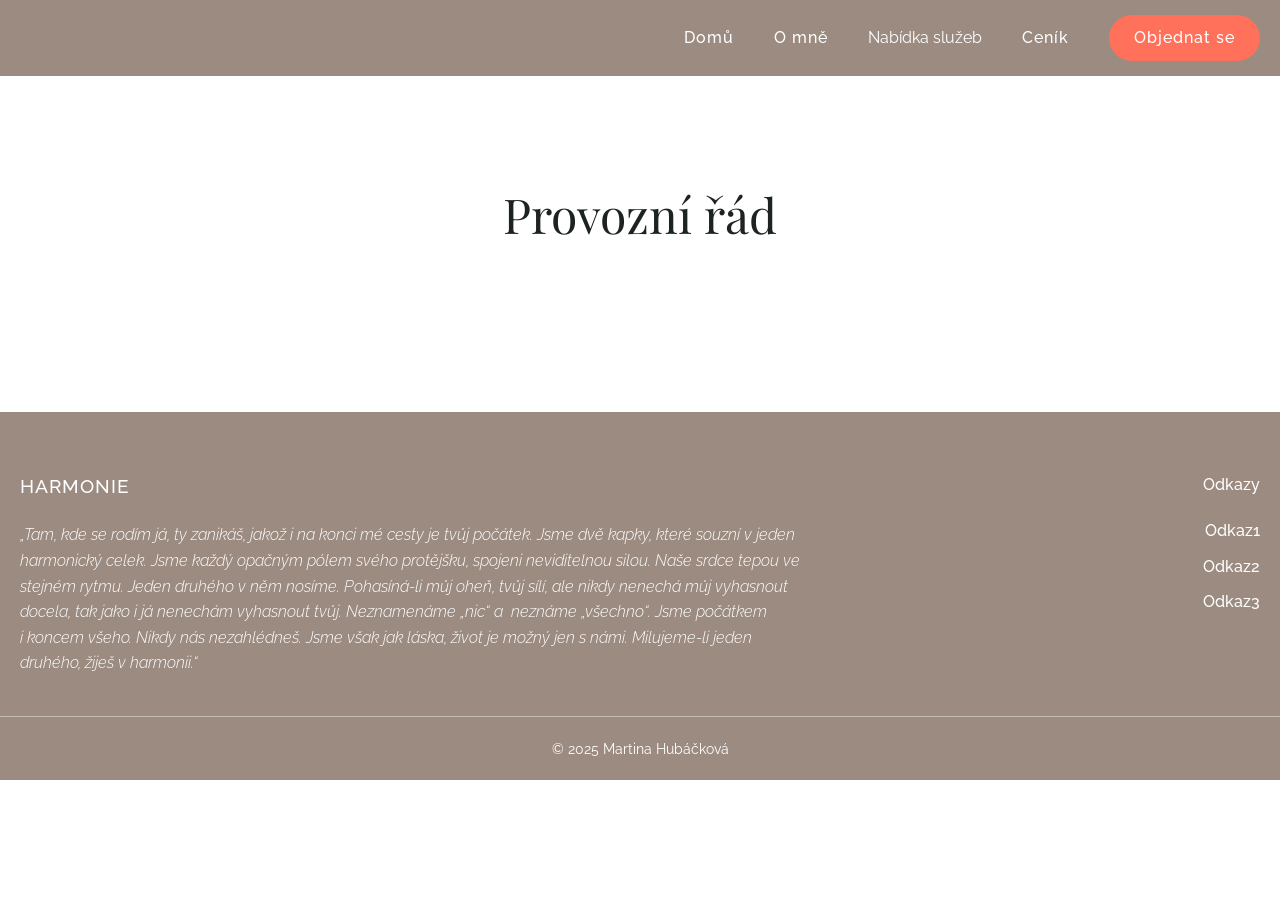
<file: provozni-rad.html>
<!doctype html>
<html lang="cs">
  <head>
    <meta charset="UTF-8" />
    <meta name="viewport" content="width=device-width, initial-scale=1.0" />
    <title>Baňkování</title>
    <link rel="stylesheet" href="style.css" />
    <link rel="preconnect" href="https://fonts.googleapis.com" />
    <link rel="preconnect" href="https://fonts.gstatic.com" crossorigin />
    <link
      href="https://fonts.googleapis.com/css2?family=Playfair+Display:wght@400;500&family=Raleway:wght@300;400&display=swap&subset=latin-ext"
      rel="stylesheet"
    />
  </head>
  <body class="subpage">
    <div id="header-placeholder"></div>

    <section class="pricing-section">
      <div class="container">
        <div class="main-title">
          <h1>Provozní řád</h1>
        </div>
      </div>
    </section>
    <div id="footer-placeholder"></div>
    <script src="main.js"></script>
  </body>
</html>
</file>
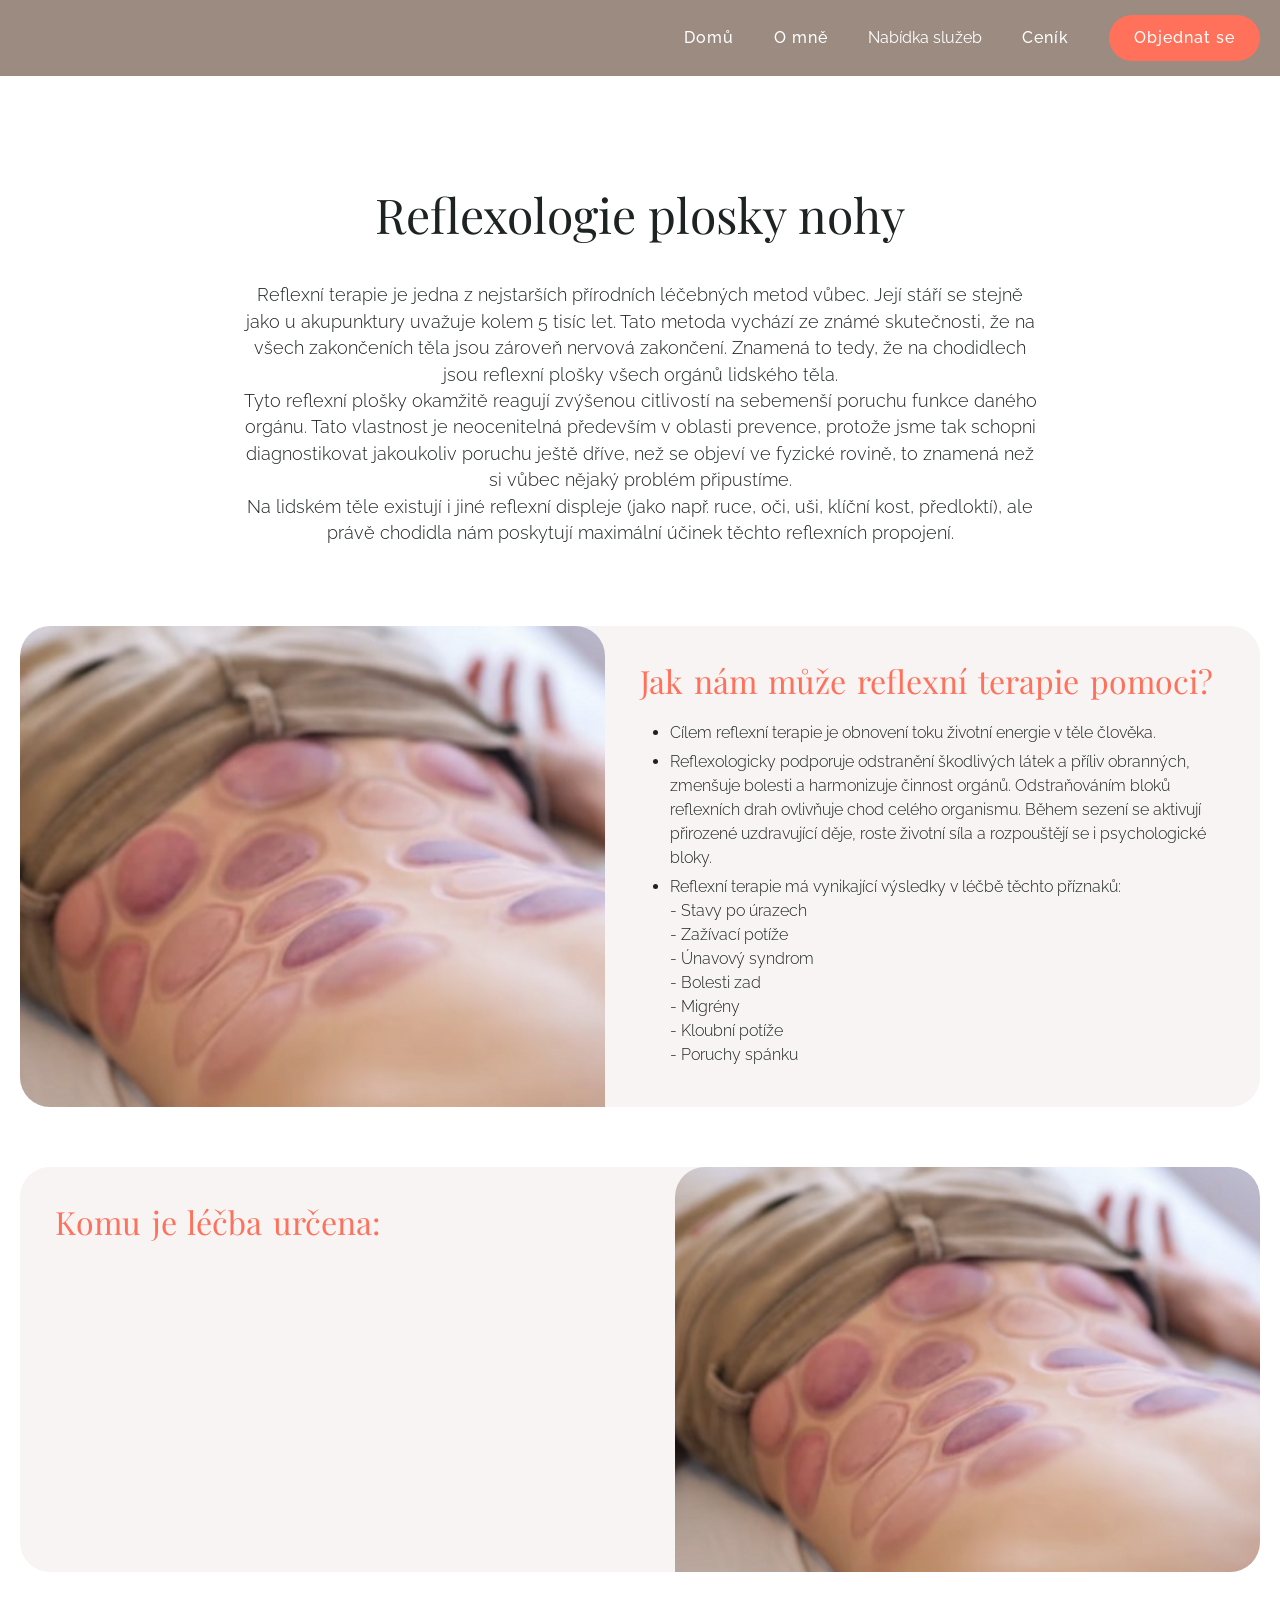
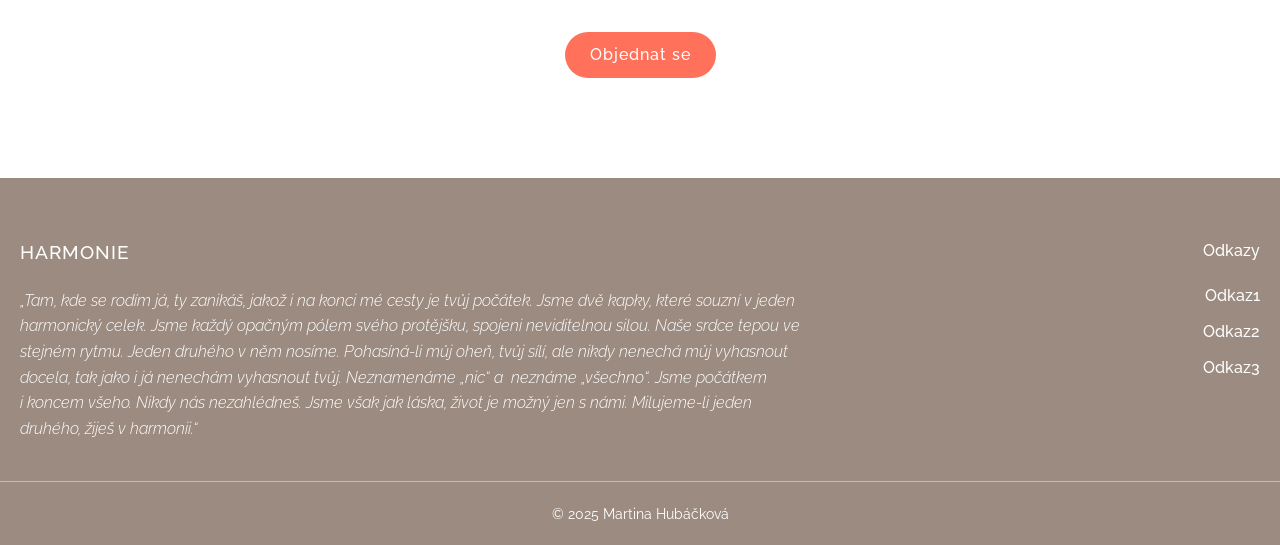
<file: reflexologie.html>
<!doctype html>
<html lang="cs">
  <head>
    <meta charset="UTF-8" />
    <meta name="viewport" content="width=device-width, initial-scale=1.0" />
    <title>Baňkování</title>
    <link rel="stylesheet" href="style.css" />
    <link rel="preconnect" href="https://fonts.googleapis.com" />
    <link rel="preconnect" href="https://fonts.gstatic.com" crossorigin />
    <link
      href="https://fonts.googleapis.com/css2?family=Playfair+Display:wght@400;500&family=Raleway:wght@300;400&display=swap&subset=latin-ext"
      rel="stylesheet"
    />
  </head>
  <body class="subpage">
    <div id="header-placeholder"></div>

    <section class="service-detail">
      <div class="container">
        <div class="main-title">
          <h1>Reflexologie plosky nohy</h1>
          <p>
            Reflexní terapie je jedna z&nbsp;nejstarších přírodních léčebných
            metod vůbec. Její stáří se stejně jako u&nbsp;akupunktury uvažuje
            kolem 5&nbsp;tisíc let. Tato metoda vychází ze známé skutečnosti, že
            na všech zakončeních těla jsou zároveň nervová zakončení. Znamená to
            tedy, že na chodidlech jsou reflexní plošky všech orgánů lidského
            těla.
          </p>
          <p></p>
          <p>
            Tyto reflexní plošky okamžitě reagují zvýšenou citlivostí na
            sebemenší poruchu funkce daného orgánu. Tato vlastnost je
            neocenitelná především v&nbsp;oblasti prevence, protože jsme tak
            schopni diagnostikovat jakoukoliv poruchu ještě dříve, než se objeví
            ve fyzické rovině, to znamená než si vůbec nějaký problém
            připustíme.
          </p>
          <p>
            Na lidském těle existují i&nbsp;jiné reflexní displeje (jako např.
            ruce, oči, uši, klíční kost, předloktí), ale právě chodidla nám
            poskytují maximální účinek těchto reflexních propojení.
          </p>
        </div>

        <div class="service-box">
          <div class="service-image">
            <img src="images/banky2.jpg" alt="Baňkování" />
          </div>
          <div class="service-content">
            <div class="accent-title">
              Jak nám může reflexní terapie pomoci?
            </div>
            <ul>
              <li>
                Cílem reflexní terapie je obnovení toku životní energie v těle
                člověka.
              </li>
              <li>
                Reflexologicky podporuje odstranění škodlivých látek
                a&nbsp;příliv obranných, zmenšuje bolesti a&nbsp;harmonizuje
                činnost orgánů. Odstraňováním bloků reflexních drah ovlivňuje
                chod celého organismu. Během sezení se aktivují přirozené
                uzdravující děje, roste životní síla a&nbsp;rozpouštějí se
                i&nbsp;psychologické bloky.
              </li>
              <li>
                Reflexní terapie má vynikající výsledky v léčbě těchto příznaků:
                <p>- Stavy po úrazech</p>
                <p>- Zažívací potíže</p>
                <p>- Únavový syndrom</p>
                <p>- Bolesti zad</p>
                <p>- Migrény</p>
                <p>- Kloubní potíže</p>
                <p>- Poruchy spánku</p>
              </li>
            </ul>
          </div>
        </div>

        <div class="service-box reverse">
          <div class="service-image">
            <img src="images/banky2.jpg" alt="Baňkování" />
          </div>
          <div class="service-content">
            <div class="accent-title">Komu je léčba určena:</div>
          </div>
        </div>

        <div class="service-button">
          <a href="objednani.html" class="btn-primary">Objednat se</a>
        </div>
      </div>
    </section>
    <div id="footer-placeholder"></div>
    <script src="main.js"></script>
  </body>
</html>
</file>
<file: style.css>
/* -------------------
   ZÁKLADNÍ NASTAVENÍ
   -------------------*/
* {
  margin: 0;
  padding: 0;
  box-sizing: border-box;
  font-family: "Raleway", sans-serif;
}

:root {
  --primary-color: #ff715b;
  --primary-hover: #ff8a7a;
  --secondary-color: #1d2222;
  --color-white: #ffffff;
  --color-brown: #9b8b80;
  --color-light: #f7f4f3;

  --font-main: "Raleway", sans-serif;
  --font-serif: "Playfair Display", serif;

  --radius-lg: 30px;
  --radius-sm: 8px;
  --shadow: 0 10px 10px rgba(0, 0, 0, 0.05);
  --transition: all 0.3s cubic-bezier(0.4, 0, 0.2, 1);
}

html {
  scroll-behavior: smooth;
}

body {
  font-family: var(--font-main);
  background-color: var(--bg-light);
  color: var(--secondary-color);
  line-height: 1.6;
  -webkit-font-smoothing: antialiased;
  display: flex;
  flex-direction: column;
  margin: 0;
  min-height: 100vh;
}

main {
  flex: 1;
}

.container {
  max-width: 1400px;
  margin: 0 auto;
  padding: 0 20px;
  width: 100%;
  height: 100%;
}

.main-title {
  text-align: center;
  max-width: 800px;
  margin: 0 auto 80px;
}

.main-title h1 {
  font-family: var(--font-serif);
  font-size: 3rem;
  color: var(--secondary-color);
  margin-bottom: 30px;
  font-weight: 400;
}

.main-title p {
  color: var(--secondary-color);
  font-size: 1.1rem;
  line-height: 1.5;
  font-weight: 300;
}

.accent-title {
  font-family: var(--font-serif);
  color: var(--primary-color);
  font-size: 2rem;
  font-weight: 400;
  margin-bottom: 20px;
  word-spacing: 3px;
  line-height: 40px;
}

.subtitle {
  font-size: 0.95rem;
  font-weight: 300;
  margin-bottom: 25px;
}

/* -------------------
       HORNÍ MENU
   -------------------*/
.navbar {
  position: absolute;
  color: white;
  top: 0;
  left: 0;
  width: 100%;
  z-index: 1000;
  padding: 15px 0;
  background: linear-gradient(to bottom, rgba(0, 0, 0, 0.3), transparent);
}

body.subpage .navbar {
  position: relative;
  background: var(--color-brown);
  padding: 15px 0;
}

body.subpage .nav-links a {
  font-weight: 500;
  color: white;
}

body.subpage .dropdown-menu li a {
  color: var(--color-brown);
}

.nav-links ul {
  color: var(--color-white);
  display: flex;
  justify-content: flex-end;
  list-style: none;
  gap: 40px;
  align-items: center;
}

.nav-links a {
  color: var(--color-white);
  text-decoration: none;
  display: inline-block;
  font-size: 1rem;
  letter-spacing: 1px;
  transition: var(--transition);
}

.nav-links a:hover {
  transform: translateY(-2px);
}

/* -------------------
        HAMBURGER
   -------------------*/

#menu-check,
.hamburger {
  display: none;
}

/* -------------------
      DROPDOWN MENU
   -------------------*/

.dropdown-trigger {
  position: relative;
}

.dropdown-menu {
  position: absolute;
  top: 100%;
  left: 50%;
  transform: translateX(-50%) translateY(10px);
  background: rgba(255, 255, 255, 0.15);
  backdrop-filter: blur(15px);
  list-style: none;
  padding: 10px 0;
  min-width: 180px;
  border-radius: var(--radius-sm);
  opacity: 0;
  visibility: hidden;
  transition: var(--transition);
  box-shadow: var(--shadow);
  z-index: 1000;
  display: block !important;
  box-shadow: none;
}

.dropdown-trigger:hover .dropdown-menu {
  opacity: 1;
  visibility: visible;
  transform: translateX(-50%) translateY(20px);
}

.dropdown-menu li a {
  color: var(--color-white);
  padding: 12px 20px;
  display: block;
  font-size: 0.95rem;
  font-weight: 300;
  border-bottom: 1px solid rgba(255, 255, 255, 0.2);
  transition: background 0.2s;
}

.dropdown-menu li:last-child a {
  border-bottom: none;
}

.dropdown-menu li a:hover {
  background: rgba(255, 255, 255, 0.1);
  transform: none;
}

.dropdown-menu::before {
  content: "";
  position: absolute;
  top: -10px;
  left: 20px;
  border-left: 10px solid transparent;
  border-right: 10px solid transparent;
  border-bottom: 10px solid rgba(255, 255, 255, 0.15);
}

/* -------------------
        BUTTON
   -------------------*/
.btn-primary {
  display: inline-block;
  font-weight: 500;
  padding: 10px 25px;
  background-color: var(--primary-color);
  color: var(--color-white);
  text-decoration: none;
  border-radius: var(--radius-lg);
  letter-spacing: 1px;
  transition: var(--transition);
}

.btn-primary:hover {
  background-color: var(--primary-hover);
  color: var(--color-white);
  transform: translateY(-2px);
}

button.btn-primary,
input[type="submit"].btn-primary {
  border: none;
  cursor: pointer;
  font-family: inherit;
  font-size: 1rem;
  display: inline-block;
  appearance: none;
  -webkit-appearance: none;
}

/* -------------------
          HERO
   -------------------*/

.hero {
  position: relative;
  height: 80vh;
  width: 100%;
  display: flex;
  align-items: stretch;
  overflow: hidden;
  min-height: 70vh;
}

.hero-bg {
  position: absolute;
  width: 100%;
  height: 100%;
  background: url("foto.png") no-repeat center center/cover;
  z-index: -1;
}

.glass-panel {
  width: 45%;
  max-width: 700px;
  background: rgba(255, 255, 255, 0.1);
  backdrop-filter: blur(20px);
  -webkit-backdrop-filter: blur(20px);
  border-right: 1px solid rgba(255, 255, 255, 0.1);
  display: flex;
  align-items: center;
  flex-direction: column;
  justify-content: center;
  padding: 0 5%;
  z-index: 1;
}

.hero-content h1 {
  font-family: var(--font-serif);
  color: var(--color-white);
  font-size: clamp(3rem, 5vw, 4rem);
  font-weight: 300;
  line-height: 1.3;
  margin-bottom: 35px;
  letter-spacing: 1px;
}

.hero-content p {
  font-size: 1.2rem;
  font-weight: 200;
  color: var(--color-white);
  margin-bottom: 40px;
  letter-spacing: 1px;
  margin-bottom: 5rem;
}

/* -------------------
        NABÍDKA
   -------------------*/

.services-section {
  padding: 50px 0;
}

.services-grid {
  display: flex;
  justify-content: center;
  gap: 20px;
  flex-wrap: wrap;
  max-width: 1100px;
  margin: 0 auto;
}

.service-card {
  perspective: 1000px;
  height: 350px;
  flex: 0 1 300px;
  min-width: 320px;
}

.service-card-inner {
  position: relative;
  width: 100%;
  height: 100%;
  text-align: center;
  transition: transform 0.9s cubic-bezier(0.4, 0, 0.2, 1);
  transform-style: preserve-3d;
}

.service-card-inner .accent-title {
  color: var(--color-white);
}

.service-icon {
  height: 80px;
  display: flex;
  align-items: center;
  margin-bottom: 20px;
}

.service-icon img {
  width: 80px;
  height: auto;
}

.service-card p {
  color: var(--secondary-color);
  line-height: 1.6;
  font-size: 1rem;
  margin-bottom: 15px;
  font-weight: 300;
  flex-grow: 1;
  text-align: center;
}

.service-card:hover .service-card-inner {
  transform: rotateY(180deg);
}

.service-card-front,
.service-card-back {
  position: absolute;
  width: 100%;
  height: 100%;
  -webkit-backface-visibility: hidden;
  backface-visibility: hidden;
  border-radius: var(--radius-lg);
  display: flex;
  flex-direction: column;
  align-items: center;
  justify-content: center;
  padding: 30px;
  box-shadow: var(--shadow);
}

.service-card-front {
  background-size: cover;
  background-position: center;
  color: var(--color-white);
}

.service-card-back {
  background-color: var(--color-light);
  color: var(--secondary-color);
  transform: rotateY(180deg);
  display: flex;
  flex-direction: column;
  justify-content: center;
  align-items: center;
  text-align: center;
  padding: 30px;
}

.service-card-back p {
  font-weight: 300;
  margin-bottom: 20px;
  flex-grow: 0;
}

.service-card-back .btn-primary {
  margin-top: 10px;
  align-self: center;
  width: fit-content;
}

/* -------------------
      DETAIL SLUŽEB
   -------------------*/

.service-detail {
  padding: 100px 0;
  background-color: var(--color-white);
}

.service-box {
  display: flex;
  background-color: var(--color-light);
  border-radius: 30px;
  overflow: hidden;
  margin-bottom: 60px;
}

.service-box.reverse {
  flex-direction: row-reverse;
}

.service-image {
  flex: 1;
}

.service-image img {
  width: 100%;
  height: 100%;
  object-fit: cover;
  display: block;
}

.service-content {
  flex: 1;
  padding: 35px;
}

.service-content li {
  color: var(--secondary-color);
  line-height: 1.5;
  margin: 5px;
  margin-left: 30px;
  font-weight: 300;
}

.service-image {
  flex: 1;
}

.service-image img {
  width: 100%;
  border-radius: 30px 30px 0 0;
  object-fit: cover;
}

.service-button {
  text-align: center;
  margin-top: 60px;
}

.animate-on-scroll .service-card {
  opacity: 0;
  transform: translateY(-50px);
  transition: all 0.8s ease-out;
}

.animate-on-scroll.is-visible .service-card {
  opacity: 1;
  transform: translateY(0);
}

.animate-on-scroll.is-visible .service-card:nth-child(2) {
  transition-delay: 0.2s;
}

.animate-on-scroll.is-visible .service-card:nth-child(3) {
  transition-delay: 0.4s;
}

/* -------------------
        KONTAKT
   -------------------*/

.contact-section {
  padding: 100px 0 0 0;
  background-color: var(--color-white);
  color: var(--secondary-color);
}

.contact-center-box {
  display: flex;
  justify-content: center;
  padding: 0 20px;
  margin-bottom: 80px;
}

.contact-main-wrapper {
  display: flex;
  align-items: flex-start;
  gap: 30px;
  max-width: 1100px;
  width: 100%;
}

.contact-text-column {
  display: flex;
  flex-direction: column;
  gap: 40px;
  flex: 1;
}

.contact-icon-img {
  width: 18px;
  height: 18px;
}

.contact-item {
  display: flex;
  align-items: center;
  gap: 15px;
  margin-bottom: 12px;
  font-weight: 300;
}

.hours-list {
  max-width: 280px;
}

.hour-row {
  display: flex;
  justify-content: space-between;
  margin-bottom: 8px;
  font-weight: 300;
}

.contact-map-column {
  flex: 1.2;
  height: 450px;
  overflow: hidden;
  padding: 0;
  border: none;
}

.contact-map-column iframe {
  width: 100%;
  height: 100%;
  border: none;
  display: block;
  border-radius: var(--radius-lg);
}

.form-wrapper {
  background-color: var(--color-light);
  display: flex;
  padding: 80px 0;
  text-align: center;
}

.contact-form {
  max-width: 750px;
  margin: 0 auto;
}

.form-row {
  display: flex;
  gap: 15px;
  margin-bottom: 20px;
}

.contact-form input,
.contact-form textarea {
  flex: 1;
  padding: 18px 25px;
  border: none;
  border-radius: 30px;
  background-color: #e9e2de;
  font-family: inherit;
  font-size: 1rem;
}

.contact-form textarea {
  width: 100%;
  margin-bottom: 30px;
}

.map-section {
  width: 100%;
  line-height: 0;
  overflow: hidden;
}

.map-container iframe {
  width: 100%;
  height: 300px;
  filter: grayscale(100%);
  transition: filter 0.5s ease; /* Plynulý přechod */
}

.map-container iframe:hover {
  filter: grayscale(0%);
}

/* -------------------
        CENIK
   -------------------*/

.pricing-section {
  padding: 100px 0 80px;
}

.pricing-list {
  max-width: 600px;
  margin: 0 auto;
}

.pricing-item {
  display: flex;
  align-items: baseline;
  justify-content: space-between;
  margin-bottom: 20px;
  font-size: 1.1rem;
}

.pricing-item::after {
  content: "";
  flex: 1;
  border-bottom: 2px dotted #ccc;
  margin: 0 15px;
  order: 2;
}

.service-name {
  order: 1;
  color: var(--secondary-color);
  font-weight: 300;
}

.price {
  order: 3;
  color: var(--secondary-color);
  font-weight: 600;
  white-space: nowrap;
}

/* -------------------
        ABOUT
   -------------------*/
.about-intro {
  display: flex;
  align-items: center;
  gap: 50px;
  padding: 60px 0 0 0;
}

.about-image-wrapper {
  flex: 1;
  position: relative;
}

.main-portrait {
  width: 100%;
  max-width: 450px;
  display: block;
  margin: 0 auto;
}

.about-text {
  flex: 1.5;
}

.about-title .main-title {
  text-align: left;
  margin: 0 auto 40px;
}

.about-text p {
  margin-bottom: 20px;
  font-weight: 300;
  font-size: 1.1rem;
}

.experience-section {
  padding: 40px 0 100px;
  text-align: center;
}

.separator {
  border: 0;
  height: 1px;
  background: #e0e0e0;
  margin-bottom: 60px;
}

/* -------------------
        GALERIE
   -------------------*/
.gallery-grid {
  display: grid;
  grid-template-columns: repeat(4, 1fr);
  gap: 15px;
  margin-top: 40px;
  margin-bottom: 80px;
}

.gallery-item {
  padding: 5px;
  box-shadow: var(--shadow);
  transition: var(--transition);
  cursor: pointer;
  display: flex;
  align-items: center;
  justify-content: center;
  border-radius: var(--radius-sm);
}

.gallery-item:hover {
  transform: scale(1.03);
}

.gallery-item img {
  max-width: 100%;
  height: auto;
  display: block;
  object-fit: contain;
}

/* -------------------
        LIGHTBOX
   -------------------*/
.lightbox {
  display: none;
  position: fixed;
  z-index: 9999;
  top: 0;
  left: 0;
  width: 100%;
  height: 100%;
  background-color: rgba(0, 0, 0, 0.9);
  justify-content: center;
  align-items: center;
}

.lightbox-content {
  max-width: 90%;
  max-height: 85vh;
  box-shadow: 0 0 20px rgba(0, 0, 0, 0.5);
}

.close {
  position: absolute;
  top: 30px;
  right: 40px;
  color: white;
  font-size: 40px;
  cursor: pointer;
}

.nav-btn {
  position: absolute;
  top: 50%;
  transform: translateY(-50%);
  color: white;
  font-size: 40px;
  padding: 20px;
  cursor: pointer;
  user-select: none;
  transition: 0.3s;
}

.nav-btn:hover {
  color: var(--primary-color);
}
.prev {
  left: 20px;
}
.next {
  right: 20px;
}

/* -------------------
   KOLOTOC GALERIE
-------------------*/
.photo-carousel-full {
  width: 100%;
  overflow: hidden;
  line-height: 0;
  cursor: grab;
}

.carousel-track-container {
  display: flex;
  width: 100%;
}

.carousel-viewport {
  width: 100%;
  overflow: hidden;
}

.carousel-track-infinite {
  display: flex;
  width: max-content;
}

.carousel-img {
  height: 250px;
  width: auto;
  display: block;
  cursor: pointer;
  transition: opacity 0.3s;
  user-select: none;
  -webkit-user-drag: none;
}

.carousel-img:hover {
  opacity: 0.8;
}

/* -------------------
        PATIČKA
-------------------*/
.footer {
  background-color: var(--color-brown);
  color: var(--color-white);
  flex-shrink: 0;
}

.footer-content {
  display: flex;
  justify-content: space-between;
  gap: 50px;
  padding: 60px 20px 40px;
  align-items: flex-start;
}

.footer-left {
  flex: 2;
  text-align: left;
}

.footer-left h3 {
  margin-bottom: 20px;
  font-weight: 500;
  letter-spacing: 1px;
}

.footer-quote {
  font-style: italic;
  line-height: 1.6;
  font-weight: 300;
  max-width: 800px;
}

.footer-right {
  flex: 1;
  text-align: right;
}

.footer-right h4 {
  margin-bottom: 20px;
  font-weight: 500;
}

.footer-right ul {
  list-style: none;
  padding: 0;
}

.footer-right li {
  margin-bottom: 10px;
}

.footer-right a {
  color: #ffffff;
  text-decoration: none;
  font-weight: 500;
  transition: opacity 0.3s;
}

.footer-right a:hover {
  opacity: 0.7;
}

.footer-bottom {
  border-top: 1px solid rgba(255, 255, 255, 0.4);
  text-align: center;
  padding: 20px;
  font-size: 0.9rem;
}

/* -------------------
        TABLET
   -------------------*/

@media (max-width: 1024px) {
  body.subpage .navbar {
    background: transparent !important;
    box-shadow: none !important;
    border: none !important;
  }

  .hamburger {
    display: flex;
    flex-direction: column;
    gap: 5px;
    cursor: pointer;
    position: fixed;
    top: 20px;
    right: 20px;
    background: rgba(0, 0, 0, 0.4);
    padding: 12px;
    border-radius: 8px;
    z-index: 2005;
  }

  .hamburger span {
    display: block;
    width: 25px;
    height: 3px;
    background-color: #ffffff;
  }

  #menu-check:checked ~ .hamburger span:nth-child(1) {
    transform: translateY(8px) rotate(45deg);
  }
  #menu-check:checked ~ .hamburger span:nth-child(2) {
    opacity: 0;
  }
  #menu-check:checked ~ .hamburger span:nth-child(3) {
    transform: translateY(-8px) rotate(-45deg);
  }

  .nav-links ul {
    position: fixed;
    top: 0;
    right: -100%;
    width: auto;
    height: 100vh;
    background: var(--secondary-color);
    display: flex;
    flex-direction: column;
    justify-content: flex-start !important;
    align-items: flex-start !important;
    padding: 80px 30px 40px 30px;
    gap: 10px !important;
    transition: right 0.4s ease;
    z-index: 2000;
    overflow-y: auto;
  }

  #menu-check:checked ~ ul {
    right: 0;
  }

  .nav-links ul li {
    width: 100%;
    margin: 0 !important;
    gap: 10px !important;
  }

  .nav-links a {
    color: white;
    font-size: 1.1rem;
    padding: 12px 0;
    display: block;
    width: 100%;
    text-align: left;
  }

  .dropdown-trigger {
    width: 100%;
  }

  #menu-check:checked ~ ul .dropdown-menu {
    display: block;
    position: static;
    visibility: visible;
    opacity: 1;
    transform: none;
    background: transparent;
    box-shadow: none;
    padding: 0 0 10px 20px;
    min-width: 0;
  }

  .dropdown-menu {
    max-height: 0;
    overflow: hidden;
    display: block !important; /* Přepíšeme desktopový display:none/block */
    position: static !important;
    visibility: visible !important;
    opacity: 1 !important;
    transform: none !important;
    padding: 0 0 0 20px !important; /* Odsazení zleva pro vnoření */
    transition: max-height 0.4s ease; /* Plynulé vysunutí */
    box-shadow: none;
    border: none;
  }

  .dropdown-trigger label {
    color: white;
    font-size: 1.1rem;
    padding: 12px 0;
    display: block;
    cursor: pointer;
    font-weight: inherit;
  }

  .dropdown-trigger label::after {
    content: " ▾";
    font-size: 0.8rem;
    transition: transform 0.3s;
    display: inline-block;
  }

  #submenu-check:checked + label + .dropdown-menu {
    max-height: 500px; /* Dostatečná výška pro obsah */
    margin-bottom: 10px;
  }

  #submenu-check:checked + label::after {
    transform: rotate(180deg);
  }

  /* Úprava původního dropdownu, aby se neukazoval na hover na mobilu */
  .dropdown-trigger:hover .dropdown-menu {
    transform: none;
  }

  .dropdown-menu li {
    margin: 0;
    margin-bottom: 0px;
  }

  .dropdown-menu li a {
    font-size: 1rem;
    color: rgba(255, 255, 255, 0.7);
    padding: 8px 0;
    border: none;
  }

  .nav-links .btn-primary {
    display: inline-block;
    width: auto;
    margin-top: 10px;
    padding: 12px 25px;
    background-color: var(--primary-color);
    border-radius: 30px;
    text-align: center;
  }

  .glass-panel {
    width: 60%;
  }

  .services-grid {
    flex-direction: column;
    gap: 20px;
  }
  .about-intro {
    flex-direction: column;
    text-align: center;
    gap: 20px;
  }

  .about-text {
    order: 1;
    display: flex;
    flex-direction: column;
    align-items: center;
  }

  .about-image-wrapper {
    order: 2;
    width: 100%;
    margin-top: 30px;
  }

  .main-portrait {
    margin: 0 auto;
    max-width: auto;
    max-height: 600px;
  }

  .gallery-grid {
    grid-template-columns: repeat(2, 1fr);
  }
  .contact-main-wrapper {
    flex-direction: column;
  }
  .footer-content {
    flex-direction: column;
    gap: 30px;
  }
  .footer-right {
    text-align: left;
  }

  .btn-primary {
    margin-top: 10px;
    text-align: center;
    background-color: var(--primary-color);
  }

  .about-intro {
    flex-direction: column;
    text-align: center;
  }
  .gallery-grid {
    grid-template-columns: repeat(2, 1fr);
  }
  .about-text h2 {
    font-size: 2.5rem;
  }
  .carousel-slide {
    min-width: 100%;
  }

  .service-card {
    width: 100%;
    height: 350px;
    margin-bottom: 20px;
  }

  .contact-main-wrapper {
    flex-direction: column;
    align-items: center;
    gap: 40px;
  }

  .contact-map-column {
    height: 500px;
    width: 100%;
  }

  .contact-map-column iframe {
    width: 100%;
    height: 500px;
    border-radius: 0;
  }

  .contact-text-column {
    text-align: center;
    align-items: center;
    width: 100%;
  }

  .contact-item {
    justify-content: center;
  }

  .hours-list {
    margin: 0 auto; /* Vycentruje blok v kontejneru */
    max-width: 300px; /* Aby tabulka nebyla roztažená moc do šířky */
  }

  .hour-row {
    justify-content: space-between;
  }

  /* Centrování nadpisů */
  .accent-title {
    text-align: center;
  }

  .main-title {
    text-align: center;
  }
}

/* -------------------
         MOBIL
   -------------------*/

@media (max-width: 768px) {
  .nav-links ul {
    justify-content: flex-start;
    align-items: flex-start;
    gap: 10px;
  }

  .nav-links ul li {
    text-align: left;
  }

  .hero-content h1 {
    font-size: 3.5rem;
    justify-content: center;
  }

  .glass-panel {
    width: 100%;
    background: rgba(29, 34, 34, 0.7);
  }

  .container {
    padding: 0px 10px;
    width: 95%;
    text-align: center;
  }

  .hero-content {
    text-align: center;
  }

  header {
    padding: 20px;
  }

  .services-grid {
    flex-direction: column;
    align-items: center;
    text-align: center;
  }

  .service-card h3 {
    min-height: 0;
    margin-bottom: 10px;
  }

  .service-content {
    padding: 20px;
  }

  .service-header h1 {
    font-size: 2.2rem;
  }

  .service-box {
    flex-direction: column;
    text-align: left;
  }

  .service-box.reverse {
    flex-direction: column;
  }
  .form-row {
    flex-direction: column;
  }

  .contact-header h1,
  .form-wrapper h2 {
    font-size: 2.5rem;
  }
  .contact-main-wrapper {
    flex-direction: column;
    align-items: center;
  }

  .footer-content {
    padding-top: 50px;
    flex-direction: column;
    text-align: left;
  }

  .footer-right {
    text-align: left;
    margin-top: 30px;
  }

  .pricing-item {
    font-size: 1rem;
  }

  .nav-btn {
    font-size: 30px;
  }
}
</file>
